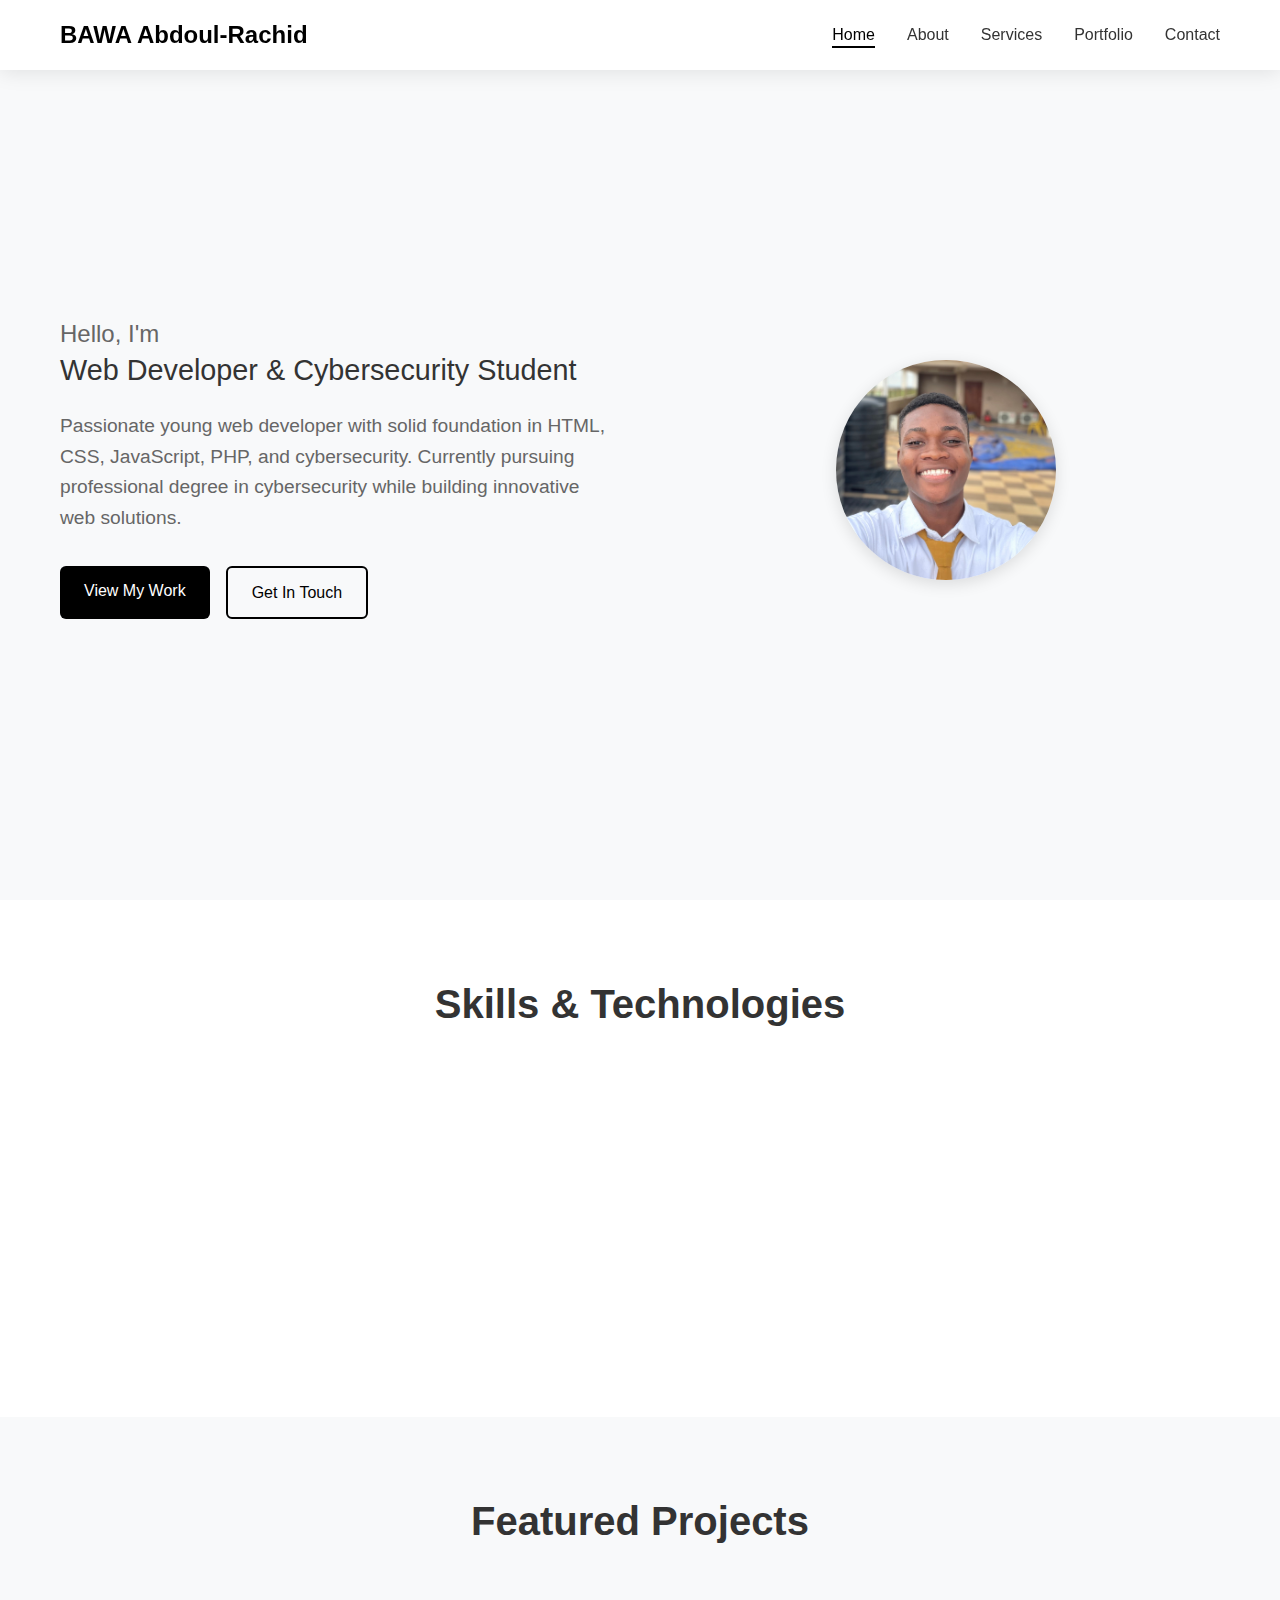
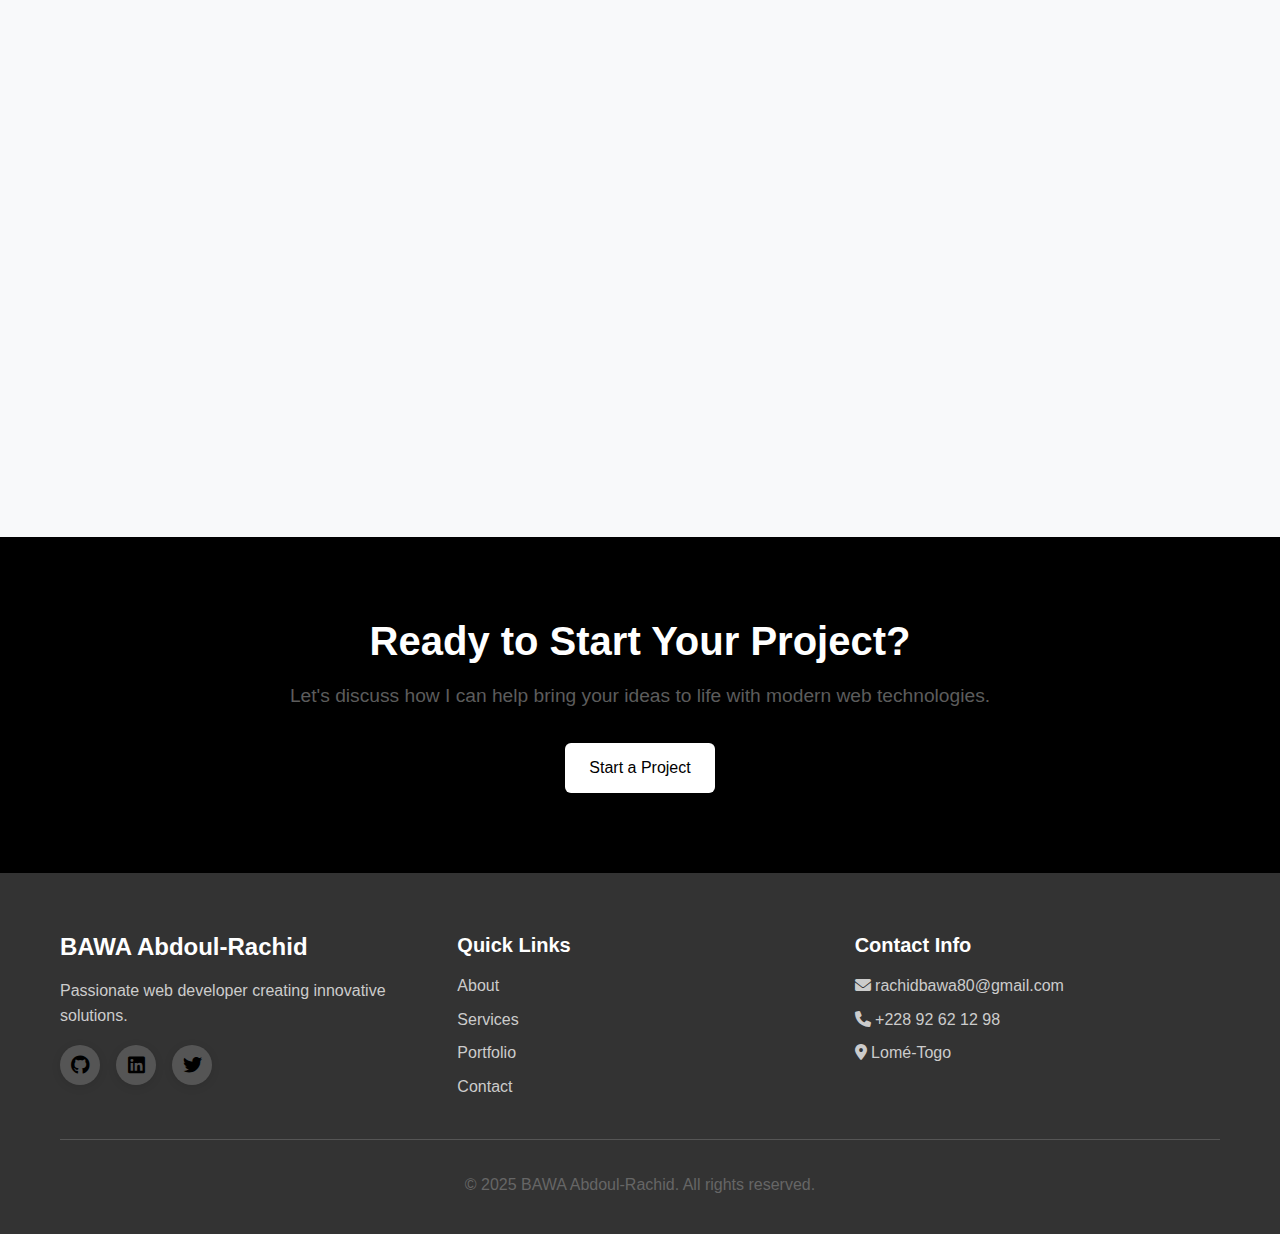
<file: index.html>
<!DOCTYPE html>
<html lang="en">
<head>
    <meta charset="UTF-8">
    <meta name="viewport" content="width=device-width, initial-scale=1.0">
    <title>BAWA Abdoul-Rachid - Web Developer Portfolio</title>
    <meta name="description" content="Passionate web developer specializing in HTML, CSS, JavaScript, PHP, and cybersecurity from Lomé-Togo">
    <link rel="stylesheet" href="css/styles.css">
    <link href="https://cdnjs.cloudflare.com/ajax/libs/font-awesome/6.0.0/css/all.min.css" rel="stylesheet">
</head>
<body>
    <!-- Header -->
    <header class="header">
        <nav class="navbar">
            <div class="nav-container">
                <div class="nav-logo">
                    <a href="index.html">BAWA Abdoul-Rachid</a>
                </div>
                <ul class="nav-menu">
                    <li class="nav-item">
                        <a href="index.html" class="nav-link active">Home</a>
                    </li>
                    <li class="nav-item">
                        <a href="about.html" class="nav-link">About</a>
                    </li>
                    <li class="nav-item">
                        <a href="services.html" class="nav-link">Services</a>
                    </li>
                    <li class="nav-item">
                        <a href="portfolio.html" class="nav-link">Portfolio</a>
                    </li>
                    <li class="nav-item">
                        <a href="contact.html" class="nav-link">Contact</a>
                    </li>
                </ul>
                <div class="hamburger">
                    <span class="bar"></span>
                    <span class="bar"></span>
                    <span class="bar"></span>
                </div>
            </div>
        </nav>
    </header>

    <!-- Main Content -->
    <main>
        <!-- Hero Section -->
        <section class="hero">
            <div class="hero-container">
                <div class="hero-content">
                    <h1 class="hero-title">
                        <span class="hero-greeting">Hello, I'm</span>
                        <span class="hero-name">BAWA Abdoul-Rachid</span>
                        <span class="hero-role">Web Developer & Cybersecurity Student</span>
                    </h1>
                    <p class="hero-description">
                        Passionate young web developer with solid foundation in HTML, CSS, JavaScript, PHP, and cybersecurity. 
                        Currently pursuing professional degree in cybersecurity while building innovative web solutions.
                    </p>
                    <div class="hero-buttons">
                        <a href="portfolio.html" class="btn btn-primary">View My Work</a>
                        <a href="contact.html" class="btn btn-secondary">Get In Touch</a>
                    </div>
                </div>
                <div class="hero-image">
                    <div class="hero-avatar" style="display: flex; justify-content: center; align-items: center; height: 100%;">
                        <img src="./assets/img/rach.jpeg" alt="Portrait of BAWA Abdoul-Rachid" style="max-width: 220px; width: 100%; height: auto; border-radius: 50%; box-shadow: 0 4px 16px rgba(0,0,0,0.12); object-fit: cover;">
                    </div>
                </div>
            </div>
        </section>

        <!-- Skills Section -->
        <section class="skills">
            <div class="container">
                <h2 class="section-title">Skills & Technologies</h2>
                <div class="skills-grid">
                    <div class="skill-card" data-skill="html">
                        <div class="skill-icon">
                            <i class="fab fa-html5"></i>
                        </div>
                        <h3>HTML/CSS</h3>
                        <p>Semantic markup and responsive design</p>
                    </div>
                    <div class="skill-card" data-skill="js">
                        <div class="skill-icon">
                            <i class="fab fa-js-square"></i>
                        </div>
                        <h3>JavaScript</h3>
                        <p>Interactive and dynamic content</p>
                    </div>
                    <div class="skill-card" data-skill="php">
                        <div class="skill-icon">
                            <i class="fab fa-php"></i>
                        </div>
                        <h3>PHP</h3>
                        <p>Backend development and server-side logic</p>
                    </div>
                    <div class="skill-card" data-skill="security">
                        <div class="skill-icon">
                            <i class="fas fa-shield-alt"></i>
                        </div>
                        <h3>Cybersecurity</h3>
                        <p>System security and ethical hacking</p>
                    </div>
                </div>
            </div>
        </section>

        <!-- Featured Projects -->
        <section class="featured-projects">
            <div class="container">
                <h2 class="section-title">Featured Projects</h2>
                <div class="projects-grid">
                    <div class="project-card">
                        <div class="project-image">
                            <div class="project-placeholder">
                                <i class="fas fa-graduation-cap"></i>
                            </div>
                        </div>
                        <div class="project-content">
                            <h3>StartuperSchool Website</h3>
                            <p>Responsive showcase website for entrepreneurs with SEO optimization and cross-browser compatibility.</p>
                            <div class="project-tech">
                                <span class="tech-tag">HTML</span>
                                <span class="tech-tag">CSS</span>
                                <span class="tech-tag">JavaScript</span>
                                <span class="tech-tag">SEO</span>
                            </div>
                            <a href="http://startuperschool.orga-africa.com/" class="project-link">View Details <i class="fas fa-arrow-right"></i></a>
                        </div>
                    </div>
                    <div class="project-card">
                        <div class="project-image">
                            <div class="project-placeholder">
                                <i class="fas fa-robot"></i>
                            </div>
                        </div>
                        <div class="project-content">
                            <h3>Alouwoé - Espace de dons</h3>
                            <p>Landing page pour presenter Alouwoé</p>
                            <div class="project-tech">
                                <span class="tech-tag">HTML</span>
                                <span class="tech-tag">Bootstrap</span>
                                <span class="tech-tag">JavaScript</span>
                            </div>
                            <a href="https://alouw.netlify.app" class="project-link">View Details <i class="fas fa-arrow-right"></i></a>
                        </div>
                    </div>
                </div>
            </div>
        </section>

        <!-- CTA Section -->
        <section class="cta">
            <div class="container">
                <div class="cta-content">
                    <h2>Ready to Start Your Project?</h2>
                    <p>Let's discuss how I can help bring your ideas to life with modern web technologies.</p>
                    <a href="contact.html" class="btn btn-primary">Start a Project</a>
                </div>
            </div>
        </section>
    </main>

    <!-- Footer -->
    <footer class="footer">
        <div class="container">
            <div class="footer-content">
                <div class="footer-section">
                    <h3>BAWA Abdoul-Rachid</h3>
                    <p>Passionate web developer creating innovative solutions.</p>
                    <div class="social-links">
                        <a href="https://github.com/Airkid29" class="social-link"><i class="fab fa-github"></i></a>
                        <a href="https://www.linkedin.com/in/abdoul-rachid-bawa-/" class="social-link"><i class="fab fa-linkedin"></i></a>
                        <a href="https://x.com/Rach__Code" class="social-link"><i class="fab fa-twitter"></i></a>
                    </div>
                </div>
                <div class="footer-section">
                    <h4>Quick Links</h4>
                    <ul>
                        <li><a href="about.html">About</a></li>
                        <li><a href="services.html">Services</a></li>
                        <li><a href="portfolio.html">Portfolio</a></li>
                        <li><a href="contact.html">Contact</a></li>
                    </ul>
                </div>
                <div class="footer-section">
                    <h4>Contact Info</h4>
                    <p><i class="fas fa-envelope"></i> rachidbawa80@gmail.com</p>
                    <p><i class="fas fa-phone"></i> +228 92 62 12 98</p>
                    <p><i class="fas fa-map-marker-alt"></i> Lomé-Togo</p>
                </div>
            </div>
            <div class="footer-bottom">
                <p>&copy; 2025 BAWA Abdoul-Rachid. All rights reserved.</p>
            </div>
        </div>
    </footer>

    <script src="js/main.js"></script>
</body>
</html>
</file>
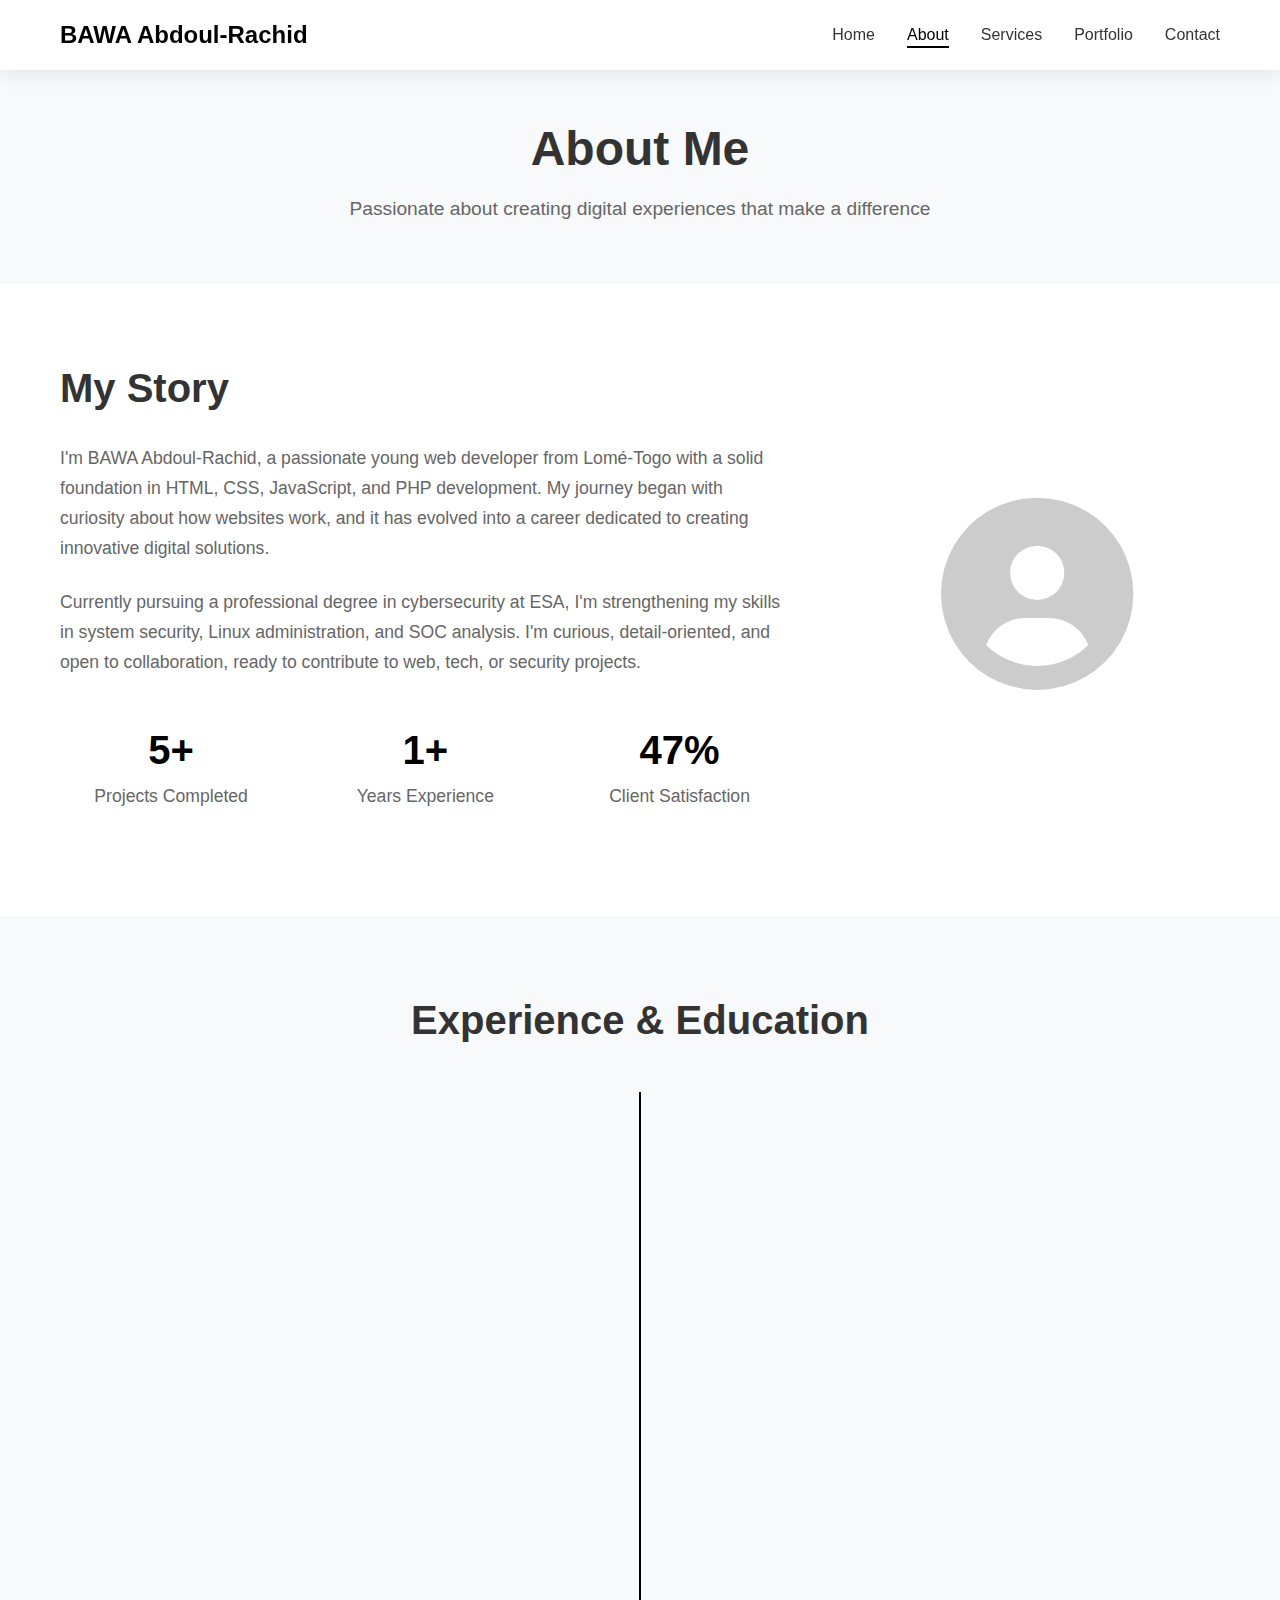
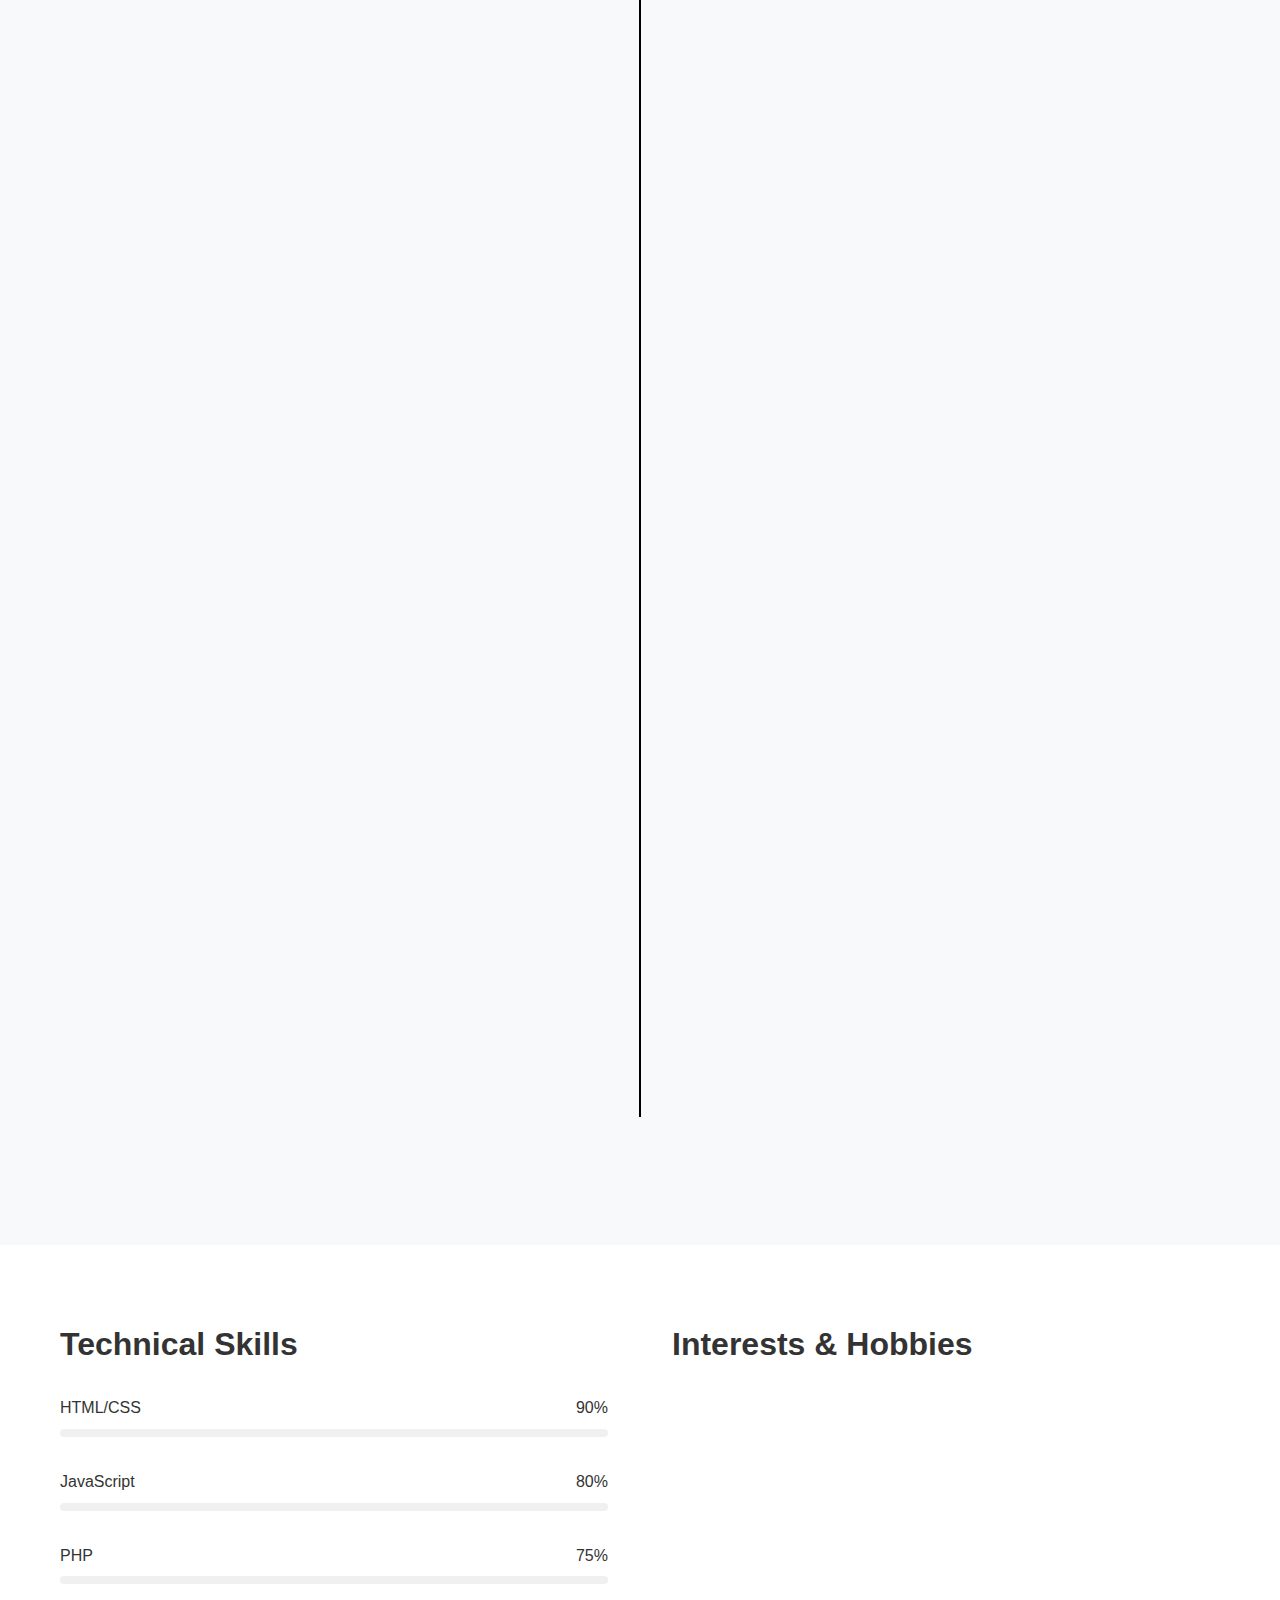
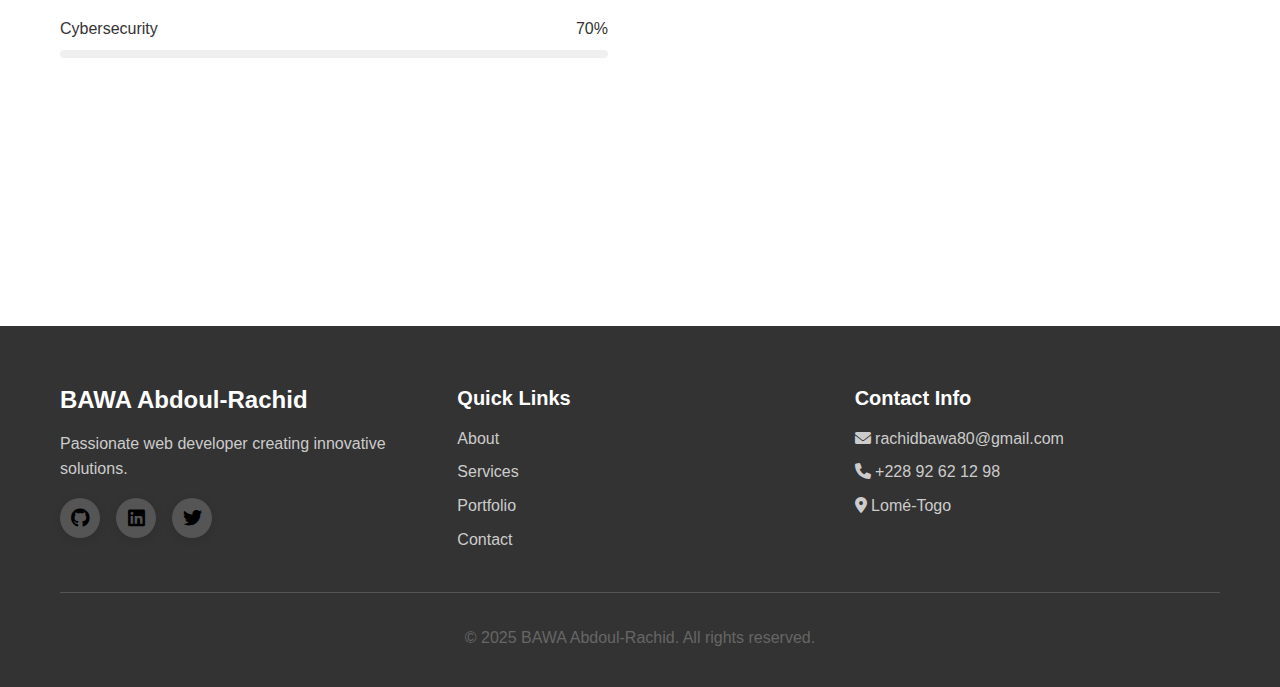
<file: about.html>
<!DOCTYPE html>
<html lang="en">
<head>
    <meta charset="UTF-8">
    <meta name="viewport" content="width=device-width, initial-scale=1.0">
    <title>About - BAWA Abdoul-Rachid</title>
    <meta name="description" content="Learn more about BAWA Abdoul-Rachid's background, experience, and passion for web development and cybersecurity">
    <link rel="stylesheet" href="css/styles.css">
    <link href="https://cdnjs.cloudflare.com/ajax/libs/font-awesome/6.0.0/css/all.min.css" rel="stylesheet">
</head>
<body>
    <!-- Header -->
    <header class="header">
        <nav class="navbar">
            <div class="nav-container">
                <div class="nav-logo">
                    <a href="index.html">BAWA Abdoul-Rachid</a>
                </div>
                <ul class="nav-menu">
                    <li class="nav-item">
                        <a href="index.html" class="nav-link">Home</a>
                    </li>
                    <li class="nav-item">
                        <a href="about.html" class="nav-link active">About</a>
                    </li>
                    <li class="nav-item">
                        <a href="services.html" class="nav-link">Services</a>
                    </li>
                    <li class="nav-item">
                        <a href="portfolio.html" class="nav-link">Portfolio</a>
                    </li>
                    <li class="nav-item">
                        <a href="contact.html" class="nav-link">Contact</a>
                    </li>
                </ul>
                <div class="hamburger">
                    <span class="bar"></span>
                    <span class="bar"></span>
                    <span class="bar"></span>
                </div>
            </div>
        </nav>
    </header>

    <!-- Main Content -->
    <main>
        <!-- Page Header -->
        <section class="page-header">
            <div class="container">
                <h1 class="page-title">About Me</h1>
                <p class="page-subtitle">Passionate about creating digital experiences that make a difference</p>
            </div>
        </section>

        <!-- About Content -->
        <section class="about-content">
            <div class="container">
                <div class="about-grid">
                    <div class="about-text">
                        <h2>My Story</h2>
                        <p>
                            I'm BAWA Abdoul-Rachid, a passionate young web developer from Lomé-Togo with a solid 
                            foundation in HTML, CSS, JavaScript, and PHP development. My journey began with curiosity 
                            about how websites work, and it has evolved into a career dedicated to creating innovative 
                            digital solutions.
                        </p>
                        <p>
                            Currently pursuing a professional degree in cybersecurity at ESA, I'm strengthening my 
                            skills in system security, Linux administration, and SOC analysis. I'm curious, detail-oriented, 
                            and open to collaboration, ready to contribute to web, tech, or security projects.
                        </p>
                        <div class="about-stats">
                            <div class="stat">
                                <h3>10+</h3>
                                <p>Projects Completed</p>
                            </div>
                            <div class="stat">
                                <h3>2+</h3>
                                <p>Years Experience</p>
                            </div>
                            <div class="stat">
                                <h3>100%</h3>
                                <p>Client Satisfaction</p>
                            </div>
                        </div>
                    </div>
                    <div class="about-image">
                        <div class="about-avatar">
                            <i class="fas fa-user-circle"></i>
                        </div>
                    </div>
                </div>
            </div>
        </section>

        <!-- Experience Timeline -->
        <section class="experience">
            <div class="container">
                <h2 class="section-title">Experience & Education</h2>
                <div class="timeline">
                    <div class="timeline-item">
                        <div class="timeline-marker"></div>
                        <div class="timeline-content">
                            <h3>Web Developer</h3>
                            <h4>OrgaAfrica</h4>
                            <span class="timeline-date">July 2025 - Present</span>
                            <p>Designing ergonomic mockups and developing responsive websites with SEO optimization for entrepreneurs.</p>
                        </div>
                    </div>
                    <div class="timeline-item">
                        <div class="timeline-marker"></div>
                        <div class="timeline-content">
                            <h3>Web Designer & Front-End Developer</h3>
                            <h4>Freelance</h4>
                            <span class="timeline-date">January 2025 - Present</span>
                            <p>Building responsive web interfaces and creating marketing visuals for various clients and personal projects.</p>
                        </div>
                    </div>
                    <div class="timeline-item">
                        <div class="timeline-marker"></div>
                        <div class="timeline-content">
                            <h3>Bachelor's Degree in Cybersecurity</h3>
                            <h4>Ecole Supérieure des Affaires (ESA)</h4>
                            <span class="timeline-date">2025 - Present</span>
                            <p>Pursuing professional degree in cybersecurity with focus on system security, Linux administration, and SOC analysis.</p>
                        </div>
                    </div>
                    <div class="timeline-item">
                        <div class="timeline-marker"></div>
                        <div class="timeline-content">
                            <h3>Mobile & Web Development</h3>
                            <h4>Power Learn Project</h4>
                            <span class="timeline-date">July 2025 - Present</span>
                            <p>Learning mobile and web development technologies and frameworks for cross-platform applications.</p>
                        </div>
                    </div>
                    <div class="timeline-item">
                        <div class="timeline-marker"></div>
                        <div class="timeline-content">
                            <h3>Baccalaureat Serie D</h3>
                            <h4>CPL "The Wise"</h4>
                            <span class="timeline-date">2023</span>
                            <p>Completed high school education with focus on science and mathematics.</p>
                        </div>
                    </div>
                </div>
            </div>
        </section>

        <!-- Skills & Interests -->
        <section class="skills-interests">
            <div class="container">
                <div class="skills-interests-grid">
                    <div class="skills-section">
                        <h2>Technical Skills</h2>
                        <div class="skill-bars">
                            <div class="skill-bar">
                                <div class="skill-label">
                                    <span>HTML/CSS</span>
                                    <span>90%</span>
                                </div>
                                <div class="skill-progress">
                                    <div class="skill-fill" data-width="90%"></div>
                                </div>
                            </div>
                            <div class="skill-bar">
                                <div class="skill-label">
                                    <span>JavaScript</span>
                                    <span>80%</span>
                                </div>
                                <div class="skill-progress">
                                    <div class="skill-fill" data-width="80%"></div>
                                </div>
                            </div>
                            <div class="skill-bar">
                                <div class="skill-label">
                                    <span>PHP</span>
                                    <span>75%</span>
                                </div>
                                <div class="skill-progress">
                                    <div class="skill-fill" data-width="75%"></div>
                                </div>
                            </div>
                            <div class="skill-bar">
                                <div class="skill-label">
                                    <span>Cybersecurity</span>
                                    <span>70%</span>
                                </div>
                                <div class="skill-progress">
                                    <div class="skill-fill" data-width="70%"></div>
                                </div>
                            </div>
                        </div>
                    </div>
                    <div class="interests-section">
                        <h2>Interests & Hobbies</h2>
                        <div class="interests-grid">
                            <div class="interest-item">
                                <i class="fas fa-code"></i>
                                <h4>Web Development</h4>
                                <p>Creating responsive websites and web applications using modern technologies.</p>
                            </div>
                            <div class="interest-item">
                                <i class="fas fa-shield-alt"></i>
                                <h4>Cybersecurity</h4>
                                <p>Learning system security, ethical hacking, and network analysis techniques.</p>
                            </div>
                            <div class="interest-item">
                                <i class="fas fa-mobile-alt"></i>
                                <h4>Mobile Development</h4>
                                <p>Exploring mobile app development and cross-platform solutions.</p>
                            </div>
                            <div class="interest-item">
                                <i class="fas fa-users"></i>
                                <h4>Collaboration</h4>
                                <p>Working in teams and contributing to open source projects.</p>
                            </div>
                        </div>
                    </div>
                </div>
            </div>
        </section>
    </main>

    <!-- Footer -->
    <footer class="footer">
        <div class="container">
            <div class="footer-content">
                <div class="footer-section">
                    <h3>BAWA Abdoul-Rachid</h3>
                    <p>Passionate web developer creating innovative solutions.</p>
                    <div class="social-links">
                        <a href="https://github.com/Airkid29" class="social-link"><i class="fab fa-github"></i></a>
                        <a href="https://www.linkedin.com/in/abdoul-rachid-bawa-/" class="social-link"><i class="fab fa-linkedin"></i></a>
                        <a href="https://x.com/Rach__Code" class="social-link"><i class="fab fa-twitter"></i></a>
                    </div>
                </div>
                <div class="footer-section">
                    <h4>Quick Links</h4>
                    <ul>
                        <li><a href="about.html">About</a></li>
                        <li><a href="services.html">Services</a></li>
                        <li><a href="portfolio.html">Portfolio</a></li>
                        <li><a href="contact.html">Contact</a></li>
                    </ul>
                </div>
                <div class="footer-section">
                    <h4>Contact Info</h4>
                    <p><i class="fas fa-envelope"></i> rachidbawa80@gmail.com</p>
                    <p><i class="fas fa-phone"></i> +228 92 62 12 98</p>
                    <p><i class="fas fa-map-marker-alt"></i> Lomé-Togo</p>
                </div>
            </div>
            <div class="footer-bottom">
                <p>&copy; 2025 BAWA Abdoul-Rachid. All rights reserved.</p>
            </div>
        </div>
    </footer>

    <script src="js/main.js"></script>
</body>
</html>
</file>
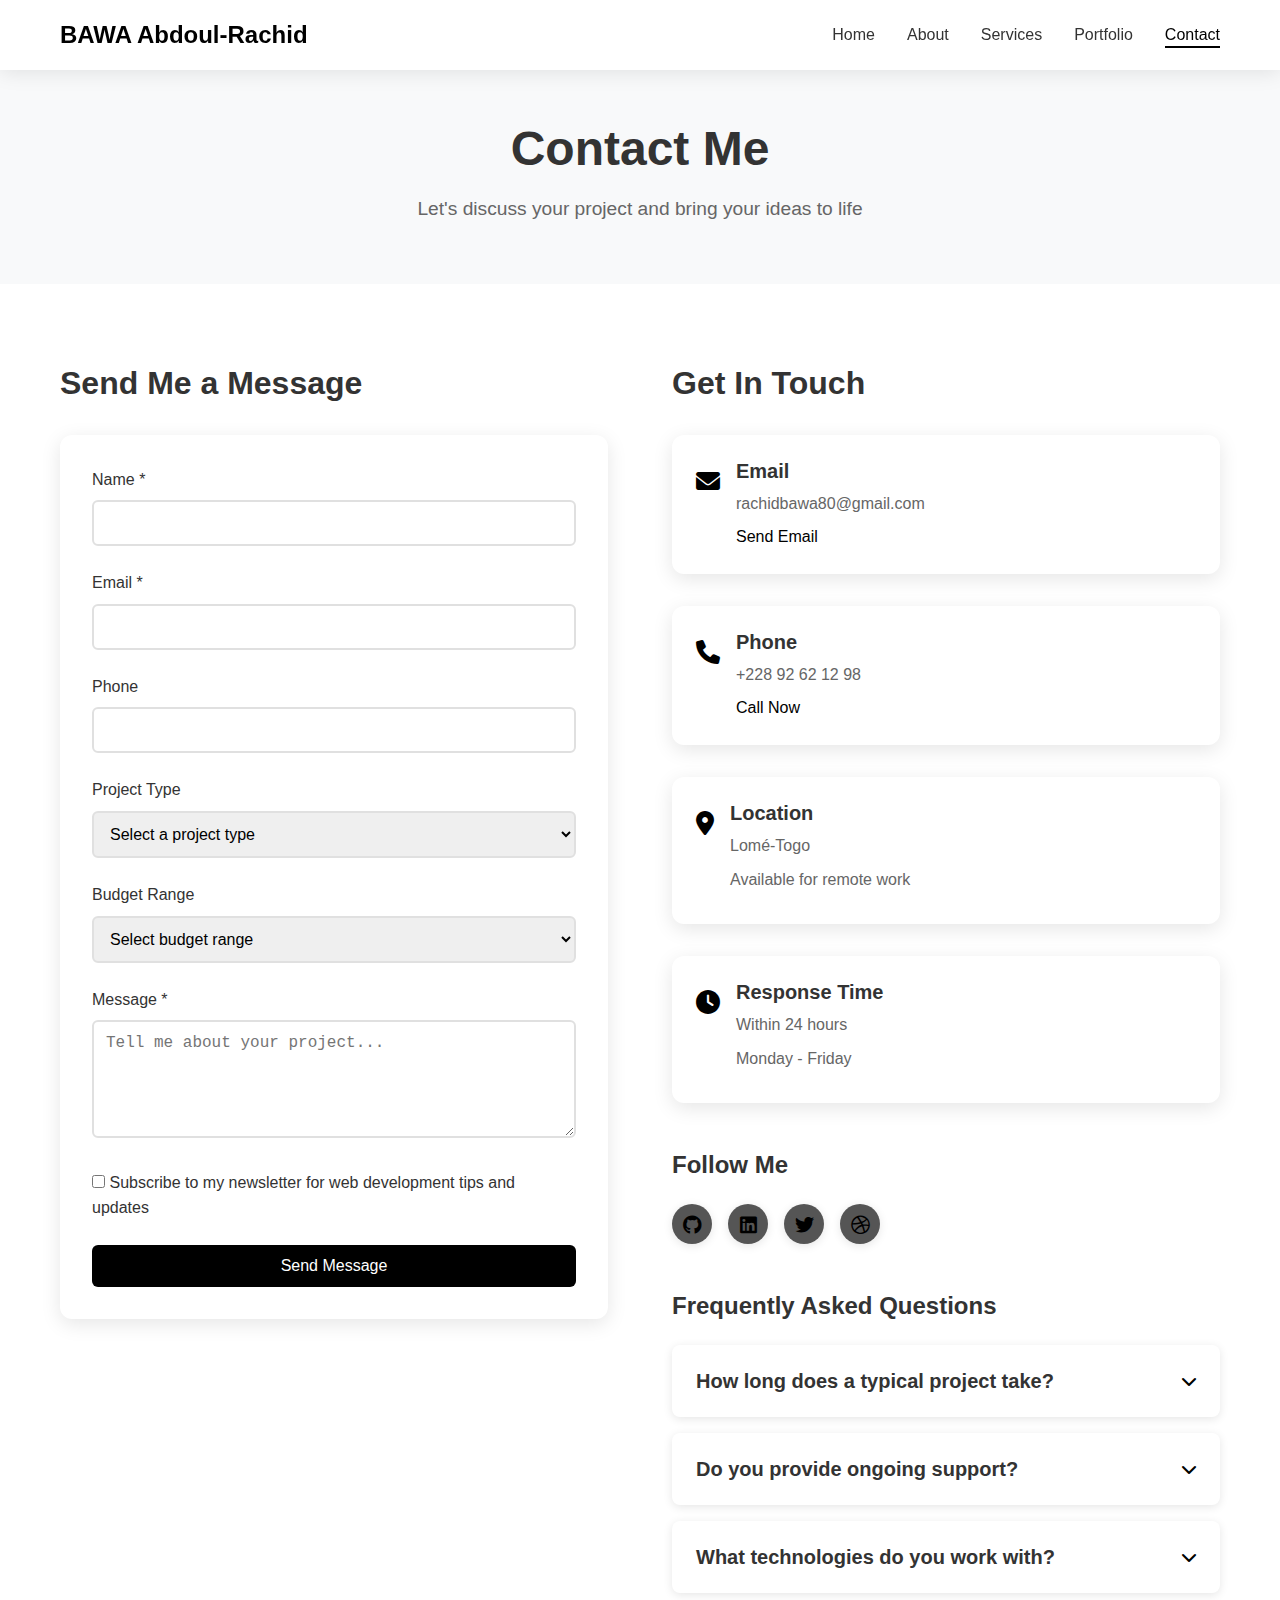
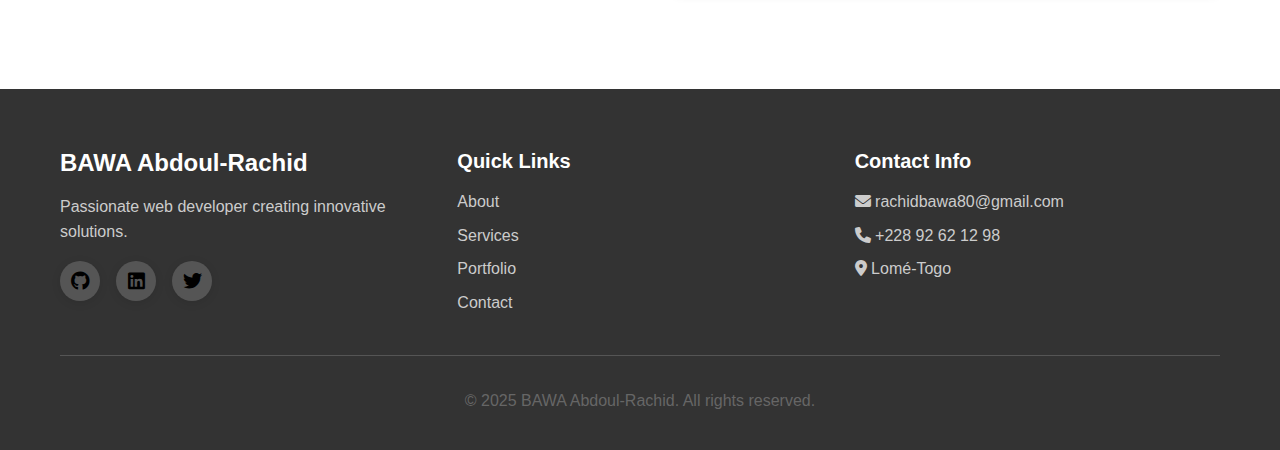
<file: contact.html>
<!DOCTYPE html>
<html lang="en">
<head>
    <meta charset="UTF-8">
    <meta name="viewport" content="width=device-width, initial-scale=1.0">
    <title>Contact - BAWA Abdoul-Rachid</title>
    <meta name="description" content="Get in touch with BAWA Abdoul-Rachid for your web development project. Contact form and information available.">
    <link rel="stylesheet" href="css/styles.css">
    <link href="https://cdnjs.cloudflare.com/ajax/libs/font-awesome/6.0.0/css/all.min.css" rel="stylesheet">
</head>
<body>
    <!-- Header -->
    <header class="header">
        <nav class="navbar">
            <div class="nav-container">
                <div class="nav-logo">
                    <a href="index.html">BAWA Abdoul-Rachid</a>
                </div>
                <ul class="nav-menu">
                    <li class="nav-item">
                        <a href="index.html" class="nav-link">Home</a>
                    </li>
                    <li class="nav-item">
                        <a href="about.html" class="nav-link">About</a>
                    </li>
                    <li class="nav-item">
                        <a href="services.html" class="nav-link">Services</a>
                    </li>
                    <li class="nav-item">
                        <a href="portfolio.html" class="nav-link">Portfolio</a>
                    </li>
                    <li class="nav-item">
                        <a href="contact.html" class="nav-link active">Contact</a>
                    </li>
                </ul>
                <div class="hamburger">
                    <span class="bar"></span>
                    <span class="bar"></span>
                    <span class="bar"></span>
                </div>
            </div>
        </nav>
    </header>

    <!-- Main Content -->
    <main>
        <!-- Page Header -->
        <section class="page-header">
            <div class="container">
                <h1 class="page-title">Contact Me</h1>
                <p class="page-subtitle">Let's discuss your project and bring your ideas to life</p>
            </div>
        </section>

        <!-- Contact Content -->
        <section class="contact-content">
            <div class="container">
                <div class="contact-grid">
                    <!-- Contact Form -->
                    <div class="contact-form-section">
                        <h2>Send Me a Message</h2>
                        <form class="contact-form" id="contactForm">
                            <div class="form-group">
                                <label for="name">Name *</label>
                                <input type="text" id="name" name="name" required>
                                <span class="error-message" id="nameError"></span>
                            </div>
                            <div class="form-group">
                                <label for="email">Email *</label>
                                <input type="email" id="email" name="email" required>
                                <span class="error-message" id="emailError"></span>
                            </div>
                            <div class="form-group">
                                <label for="phone">Phone</label>
                                <input type="tel" id="phone" name="phone">
                            </div>
                            <div class="form-group">
                                <label for="project-type">Project Type</label>
                                <select id="project-type" name="project-type">
                                    <option value="">Select a project type</option>
                                    <option value="website">Website Development</option>
                                    <option value="ecommerce">E-Commerce</option>
                                    <option value="webapp">Web Application</option>
                                    <option value="maintenance">Maintenance & Support</option>
                                    <option value="consultation">Consultation</option>
                                </select>
                            </div>
                            <div class="form-group">
                                <label for="budget">Budget Range</label>
                                <select id="budget" name="budget">
                                    <option value="">Select budget range</option>
                                    <option value="under-2k">Under $2,000</option>
                                    <option value="2k-5k">$2,000 - $5,000</option>
                                    <option value="5k-10k">$5,000 - $10,000</option>
                                    <option value="over-10k">Over $10,000</option>
                                </select>
                            </div>
                            <div class="form-group">
                                <label for="message">Message *</label>
                                <textarea id="message" name="message" rows="5" required placeholder="Tell me about your project..."></textarea>
                                <span class="error-message" id="messageError"></span>
                            </div>
                            <div class="form-group">
                                <label class="checkbox-label">
                                    <input type="checkbox" id="newsletter" name="newsletter">
                                    <span class="checkmark"></span>
                                    Subscribe to my newsletter for web development tips and updates
                                </label>
                            </div>
                            <button type="submit" class="btn btn-primary btn-full">Send Message</button>
                        </form>
                        <div class="form-success" id="formSuccess" style="display: none;">
                            <i class="fas fa-check-circle"></i>
                            <h3>Message Sent Successfully!</h3>
                            <p>Thank you for your message. I'll get back to you within 24 hours.</p>
                        </div>
                    </div>

                    <!-- Contact Info -->
                    <div class="contact-info-section">
                        <h2>Get In Touch</h2>
                        <div class="contact-info">
                            <div class="contact-item">
                                <div class="contact-icon">
                                    <i class="fas fa-envelope"></i>
                                </div>
                                <div class="contact-details">
                                    <h4>Email</h4>
                                    <p>rachidbawa80@gmail.com</p>
                                    <a href="mailto:rachidbawa80@gmail.com">Send Email</a>
                                </div>
                            </div>
                            <div class="contact-item">
                                <div class="contact-icon">
                                    <i class="fas fa-phone"></i>
                                </div>
                                <div class="contact-details">
                                    <h4>Phone</h4>
                                    <p>+228 92 62 12 98</p>
                                    <a href="tel:+22892621298">Call Now</a>
                                </div>
                            </div>
                            <div class="contact-item">
                                <div class="contact-icon">
                                    <i class="fas fa-map-marker-alt"></i>
                                </div>
                                <div class="contact-details">
                                    <h4>Location</h4>
                                    <p>Lomé-Togo</p>
                                    <p>Available for remote work</p>
                                </div>
                            </div>
                            <div class="contact-item">
                                <div class="contact-icon">
                                    <i class="fas fa-clock"></i>
                                </div>
                                <div class="contact-details">
                                    <h4>Response Time</h4>
                                    <p>Within 24 hours</p>
                                    <p>Monday - Friday</p>
                                </div>
                            </div>
                        </div>

                        <!-- Social Links -->
                        <div class="social-section">
                            <h3>Follow Me</h3>
                            <div class="social-links">
                                <a href="#" class="social-link">
                                    <i class="fab fa-github"></i>
                                </a>
                                <a href="#" class="social-link">
                                    <i class="fab fa-linkedin"></i>
                                </a>
                                <a href="#" class="social-link">
                                    <i class="fab fa-twitter"></i>
                                </a>
                                <a href="#" class="social-link">
                                    <i class="fab fa-dribbble"></i>
                                </a>
                            </div>
                        </div>

                        <!-- FAQ Section -->
                        <div class="faq-section">
                            <h3>Frequently Asked Questions</h3>
                            <div class="faq-item">
                                <div class="faq-question">
                                    <h4>How long does a typical project take?</h4>
                                    <i class="fas fa-chevron-down"></i>
                                </div>
                                <div class="faq-answer">
                                    <p>Project timelines vary based on complexity. A simple website typically takes 2-4 weeks, while complex web applications can take 2-6 months.</p>
                                </div>
                            </div>
                            <div class="faq-item">
                                <div class="faq-question">
                                    <h4>Do you provide ongoing support?</h4>
                                    <i class="fas fa-chevron-down"></i>
                                </div>
                                <div class="faq-answer">
                                    <p>Yes! I offer maintenance packages and ongoing support to keep your website running smoothly and securely.</p>
                                </div>
                            </div>
                            <div class="faq-item">
                                <div class="faq-question">
                                    <h4>What technologies do you work with?</h4>
                                    <i class="fas fa-chevron-down"></i>
                                </div>
                                <div class="faq-answer">
                                    <p>I work with modern web technologies including HTML5, CSS3, JavaScript, React, Node.js, and various databases and APIs.</p>
                                </div>
                            </div>
                        </div>
                    </div>
                </div>
            </div>
        </section>
    </main>

    <!-- Footer -->
    <footer class="footer">
        <div class="container">
            <div class="footer-content">
                <div class="footer-section">
                    <h3>BAWA Abdoul-Rachid</h3>
                    <p>Passionate web developer creating innovative solutions.</p>
                    <div class="social-links">
                        <a href="https://github.com/Airkid29" class="social-link"><i class="fab fa-github"></i></a>
                        <a href="https://www.linkedin.com/in/abdoul-rachid-bawa-/" class="social-link"><i class="fab fa-linkedin"></i></a>
                        <a href="https://x.com/Rach__Code" class="social-link"><i class="fab fa-twitter"></i></a>
                    </div>
                </div>
                <div class="footer-section">
                    <h4>Quick Links</h4>
                    <ul>
                        <li><a href="about.html">About</a></li>
                        <li><a href="services.html">Services</a></li>
                        <li><a href="portfolio.html">Portfolio</a></li>
                        <li><a href="contact.html">Contact</a></li>
                    </ul>
                </div>
                <div class="footer-section">
                    <h4>Contact Info</h4>
                    <p><i class="fas fa-envelope"></i> rachidbawa80@gmail.com</p>
                    <p><i class="fas fa-phone"></i> +228 92 62 12 98</p>
                    <p><i class="fas fa-map-marker-alt"></i> Lomé-Togo</p>
                </div>
            </div>
            <div class="footer-bottom">
                <p>&copy; 2025 BAWA Abdoul-Rachid. All rights reserved.</p>
            </div>
        </div>
    </footer>
    <script src="js/main.js"></script>
</body>
</html>
</file>
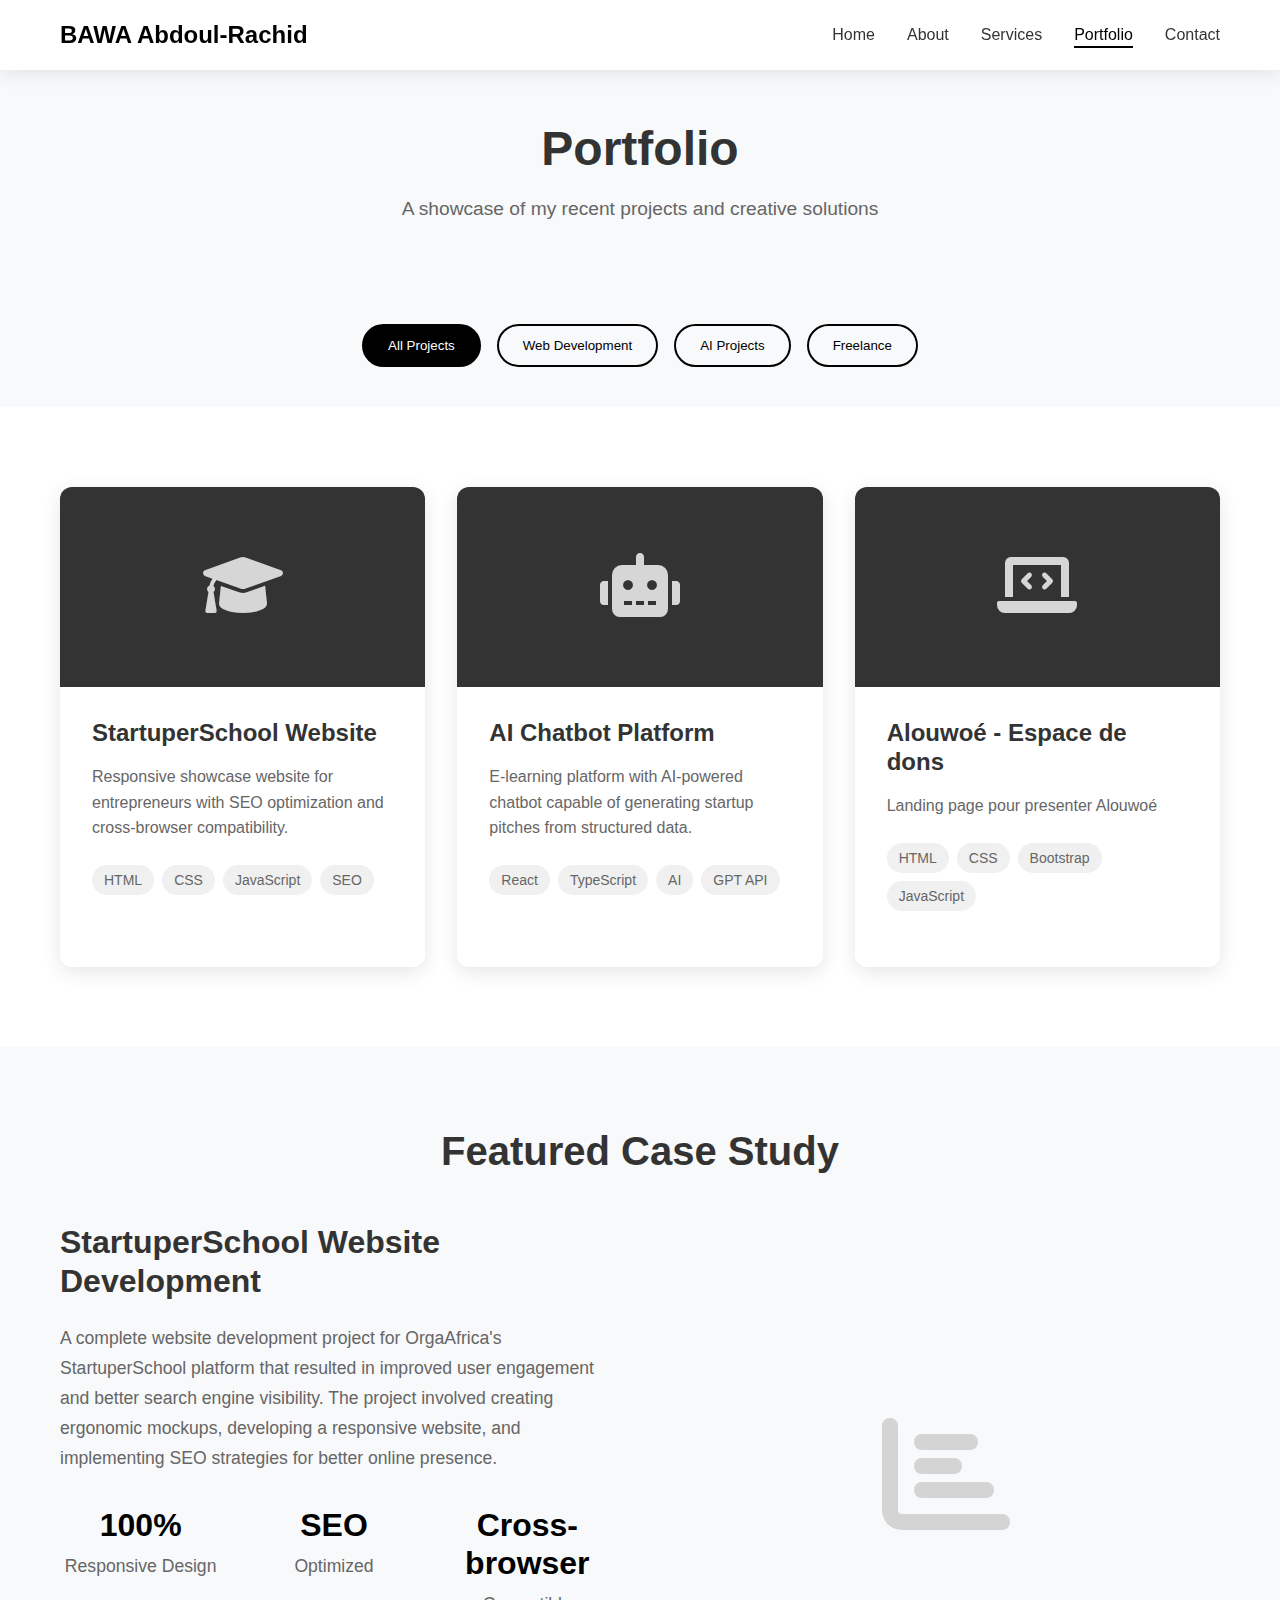
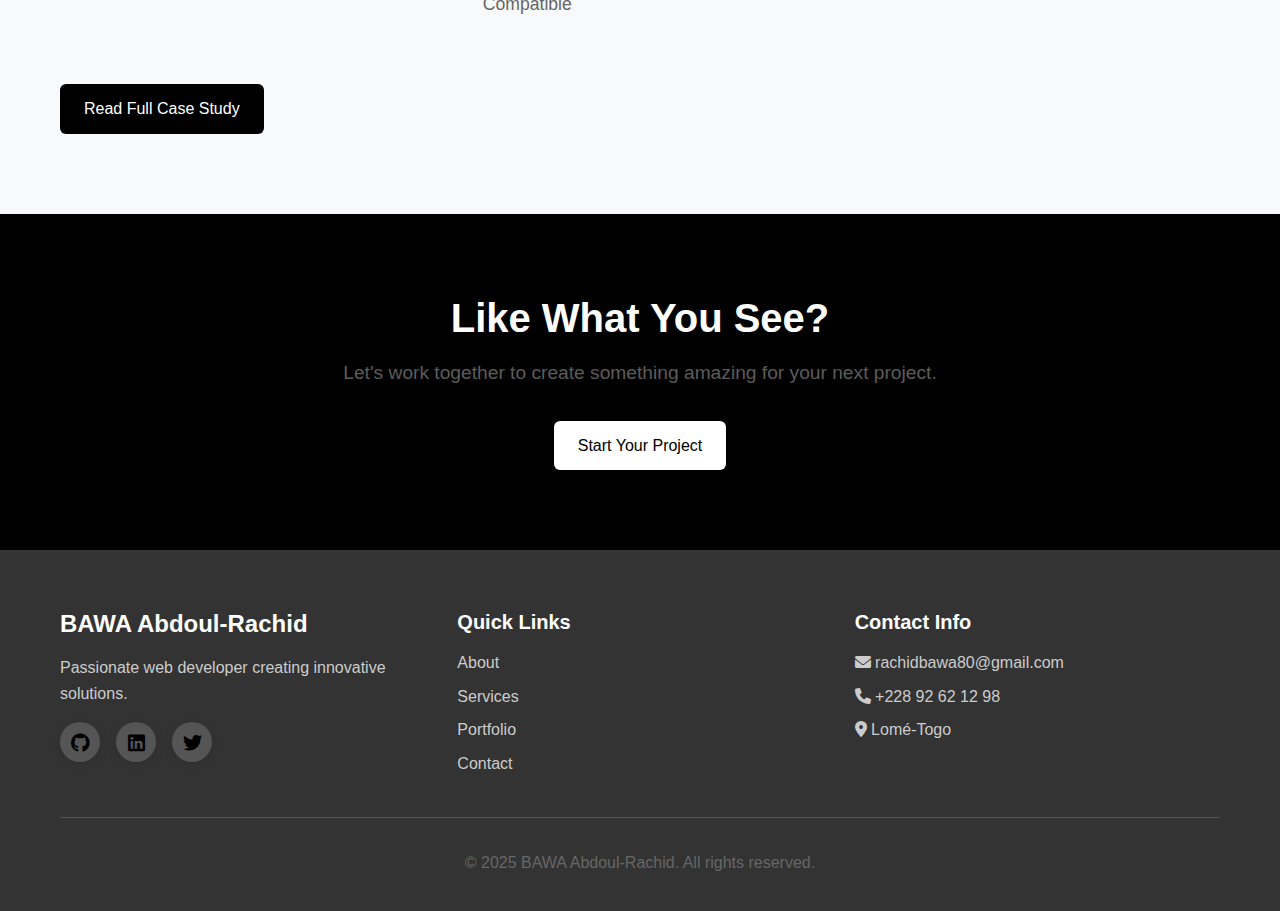
<file: portfolio.html>
<!DOCTYPE html>
<html lang="en">
<head>
    <meta charset="UTF-8">
    <meta name="viewport" content="width=device-width, initial-scale=1.0">
    <title>Portfolio - BAWA Abdoul-Rachid</title>
    <meta name="description" content="Explore BAWA Abdoul-Rachid's portfolio of web development projects and case studies">
    <link rel="stylesheet" href="css/styles.css">
    <link href="https://cdnjs.cloudflare.com/ajax/libs/font-awesome/6.0.0/css/all.min.css" rel="stylesheet">
</head>
<body>
    <!-- Header -->
    <header class="header">
        <nav class="navbar">
            <div class="nav-container">
                <div class="nav-logo">
                    <a href="index.html">BAWA Abdoul-Rachid</a>
                </div>
                <ul class="nav-menu">
                    <li class="nav-item">
                        <a href="index.html" class="nav-link">Home</a>
                    </li>
                    <li class="nav-item">
                        <a href="about.html" class="nav-link">About</a>
                    </li>
                    <li class="nav-item">
                        <a href="services.html" class="nav-link">Services</a>
                    </li>
                    <li class="nav-item">
                        <a href="portfolio.html" class="nav-link active">Portfolio</a>
                    </li>
                    <li class="nav-item">
                        <a href="contact.html" class="nav-link">Contact</a>
                    </li>
                </ul>
                <div class="hamburger">
                    <span class="bar"></span>
                    <span class="bar"></span>
                    <span class="bar"></span>
                </div>
            </div>
        </nav>
    </header>

    <!-- Main Content -->
    <main>
        <!-- Page Header -->
        <section class="page-header">
            <div class="container">
                <h1 class="page-title">Portfolio</h1>
                <p class="page-subtitle">A showcase of my recent projects and creative solutions</p>
            </div>
        </section>

        <!-- Portfolio Filter -->
        <section class="portfolio-filter">
            <div class="container">
                <div class="filter-buttons">
                    <button class="filter-btn active" data-filter="all">All Projects</button>
                    <button class="filter-btn" data-filter="web">Web Development</button>
                    <button class="filter-btn" data-filter="ai">AI Projects</button>
                    <button class="filter-btn" data-filter="freelance">Freelance</button>
                </div>
            </div>
        </section>

        <!-- Portfolio Grid -->
        <section class="portfolio-grid">
            <div class="container">
                <div class="projects-container">
                    <div class="project-item" data-category="web">
                        <div class="project-image">
                            <div class="project-placeholder">
                                <i class="fas fa-graduation-cap"></i>
                            </div>
                            <div class="project-overlay">
                                <div class="project-actions">
                                    <a href="#" class="project-link"><i class="fas fa-external-link-alt"></i></a>
                                    <a href="#" class="project-github"><i class="fab fa-github"></i></a>
                                </div>
                            </div>
                        </div>
                        <div class="project-info">
                            <h3>StartuperSchool Website</h3>
                            <p>Responsive showcase website for entrepreneurs with SEO optimization and cross-browser compatibility.</p>
                            <div class="project-tech">
                                <span class="tech-tag">HTML</span>
                                <span class="tech-tag">CSS</span>
                                <span class="tech-tag">JavaScript</span>
                                <span class="tech-tag">SEO</span>
                            </div>
                        </div>
                    </div>

                    <div class="project-item" data-category="ai">
                        <div class="project-image">
                            <div class="project-placeholder">
                                <i class="fas fa-robot"></i>
                            </div>
                            <div class="project-overlay">
                                <div class="project-actions">
                                    <a href="#" class="project-link"><i class="fas fa-external-link-alt"></i></a>
                                    <a href="https://github.com/codingtaker/Assistant_IA" class="project-github"><i class="fab fa-github"></i></a>
                                </div>
                            </div>
                        </div>
                        <div class="project-info">
                            <h3>AI Chatbot Platform</h3>
                            <p>E-learning platform with AI-powered chatbot capable of generating startup pitches from structured data.</p>
                            <div class="project-tech">
                                <span class="tech-tag">React</span>
                                <span class="tech-tag">TypeScript</span>
                                <span class="tech-tag">AI</span>
                                <span class="tech-tag">GPT API</span>
                            </div>
                        </div>
                    </div>
                    <div class="project-item" data-category="web">
                        <div class="project-image">
                            <div class="project-placeholder">
                                <i class="fas fa-laptop-code"></i>
                            </div>
                            <div class="project-overlay">
                                <div class="project-actions">
                                    <a href="#" class="project-link"><i class="fas fa-external-link-alt"></i></a>
                                    <a href="#" class="project-github"><i class="fab fa-github"></i></a>
                                </div>
                            </div>
                        </div>
                        <div class="project-info">
                            <h3>Alouwoé - Espace de dons</h3>
                            <p>Landing page pour presenter Alouwoé</p>
                            <div class="project-tech">
                                <span class="tech-tag">HTML</span>
                                <span class="tech-tag">CSS</span>
                                <span class="tech-tag">Bootstrap</span>
                                <span class="tech-tag">JavaScript</span>
                            </div>
                        </div>
                    </div>
                    </div>
                    </div>
                </div>
            </div>
        </section>

        <!-- Case Study Preview -->
        <section class="case-study">
            <div class="container">
                <h2 class="section-title">Featured Case Study</h2>
                <div class="case-study-content">
                    <div class="case-study-text">
                        <h3>StartuperSchool Website Development</h3>
                        <p>
                            A complete website development project for OrgaAfrica's StartuperSchool platform that resulted in 
                            improved user engagement and better search engine visibility. The project involved creating ergonomic 
                            mockups, developing a responsive website, and implementing SEO strategies for better online presence.
                        </p>
                        <div class="case-study-stats">
                            <div class="stat">
                                <h4>100%</h4>
                                <p>Responsive Design</p>
                            </div>
                            <div class="stat">
                                <h4>SEO</h4>
                                <p>Optimized</p>
                            </div>
                            <div class="stat">
                                <h4>Cross-browser</h4>
                                <p>Compatible</p>
                            </div>
                        </div>
                        <a href="#" class="btn btn-primary">Read Full Case Study</a>
                    </div>
                    <div class="case-study-image">
                        <div class="case-study-placeholder">
                            <i class="fas fa-chart-bar"></i>
                        </div>
                    </div>
                </div>
            </div>
        </section>

        <!-- CTA Section -->
        <section class="cta">
            <div class="container">
                <div class="cta-content">
                    <h2>Like What You See?</h2>
                    <p>Let's work together to create something amazing for your next project.</p>
                    <a href="contact.html" class="btn btn-primary">Start Your Project</a>
                </div>
            </div>
        </section>
    </main>

    <!-- Footer -->
    <footer class="footer">
        <div class="container">
            <div class="footer-content">
                <div class="footer-section">
                    <h3>BAWA Abdoul-Rachid</h3>
                    <p>Passionate web developer creating innovative solutions.</p>
                    <div class="social-links">
                        <a href="https://github.com/Airkid29" class="social-link"><i class="fab fa-github"></i></a>
                        <a href="https://www.linkedin.com/in/abdoul-rachid-bawa-/" class="social-link"><i class="fab fa-linkedin"></i></a>
                        <a href="https://x.com/Rach__Code" class="social-link"><i class="fab fa-twitter"></i></a>
                    </div>
                </div>
                <div class="footer-section">
                    <h4>Quick Links</h4>
                    <ul>
                        <li><a href="about.html">About</a></li>
                        <li><a href="services.html">Services</a></li>
                        <li><a href="portfolio.html">Portfolio</a></li>
                        <li><a href="contact.html">Contact</a></li>
                    </ul>
                </div>
                <div class="footer-section">
                    <h4>Contact Info</h4>
                    <p><i class="fas fa-envelope"></i> rachidbawa80@gmail.com</p>
                    <p><i class="fas fa-phone"></i> +228 92 62 12 98</p>
                    <p><i class="fas fa-map-marker-alt"></i> Lomé-Togo</p>
                </div>
            </div>
            <div class="footer-bottom">
                <p>&copy; 2025 BAWA Abdoul-Rachid. All rights reserved.</p>
            </div>
        </div>
    </footer>

    <script src="js/main.js"></script>
</body>
</html>
</file>
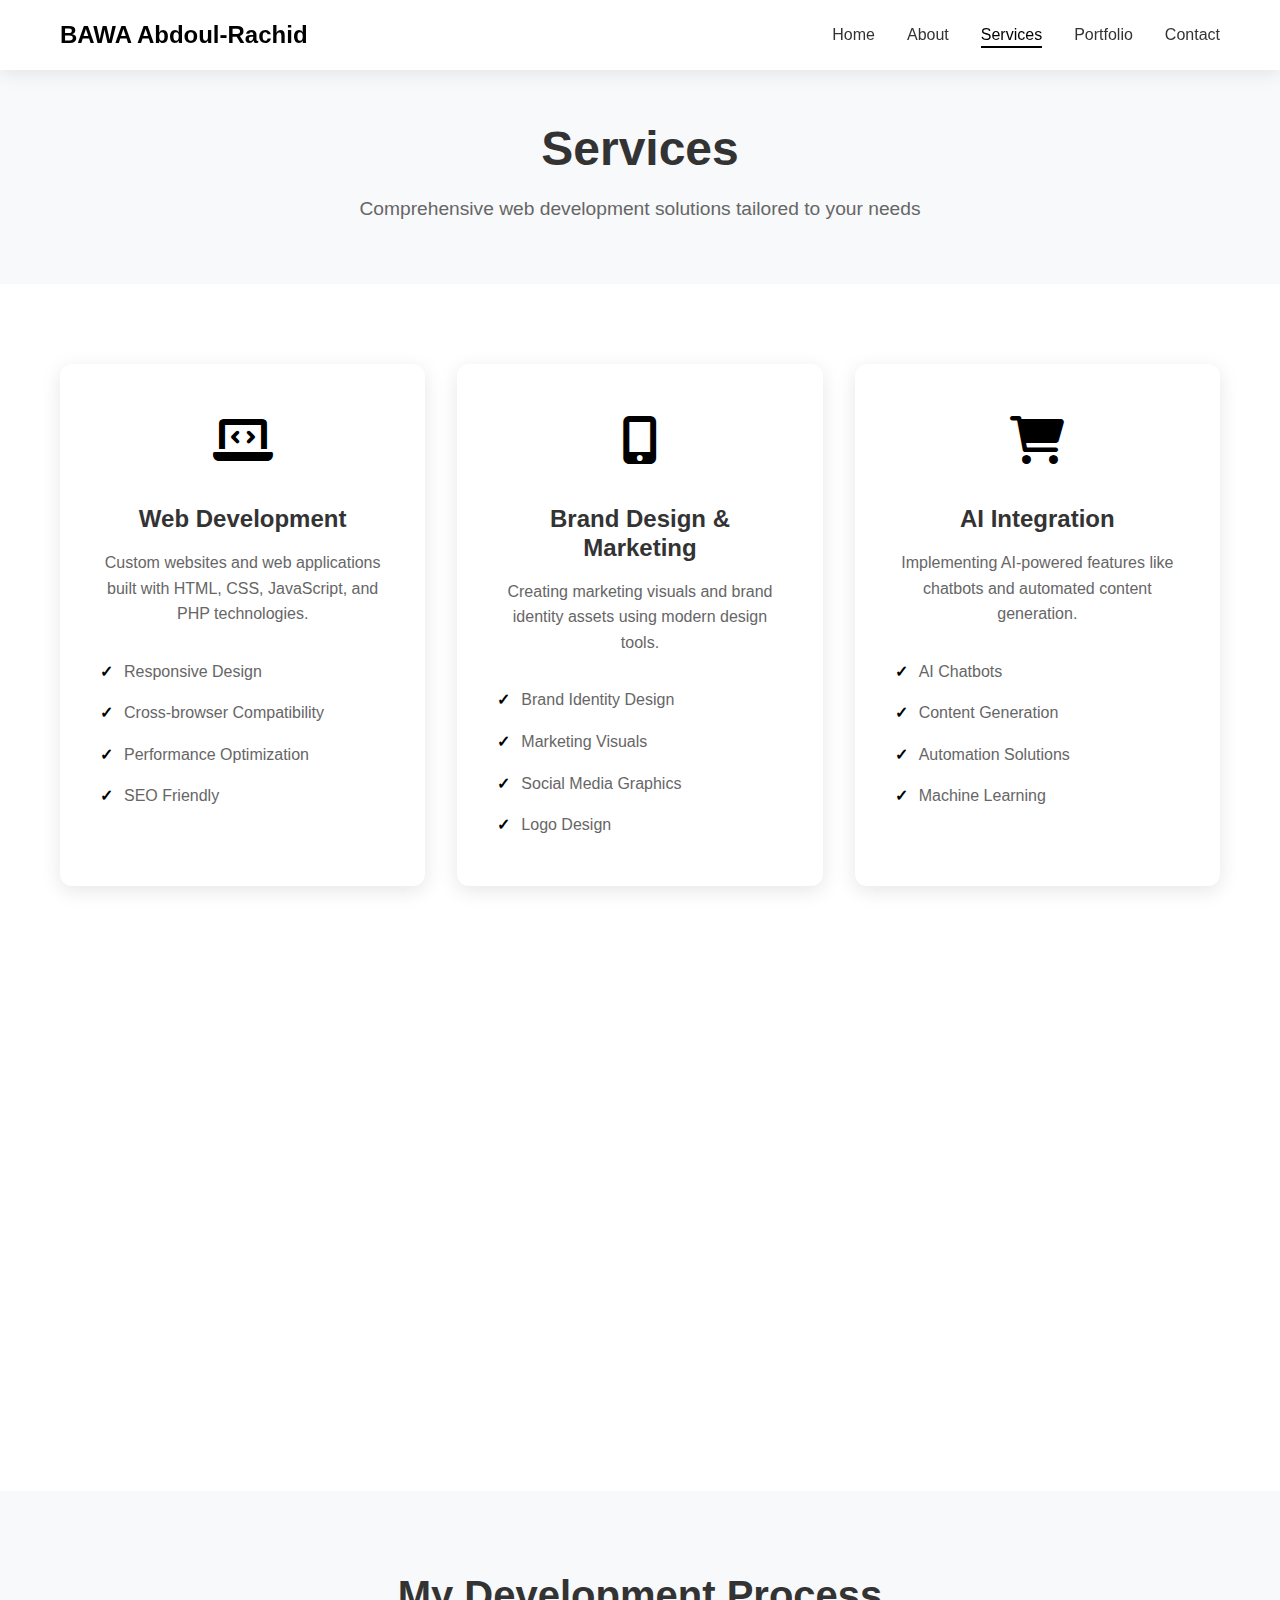
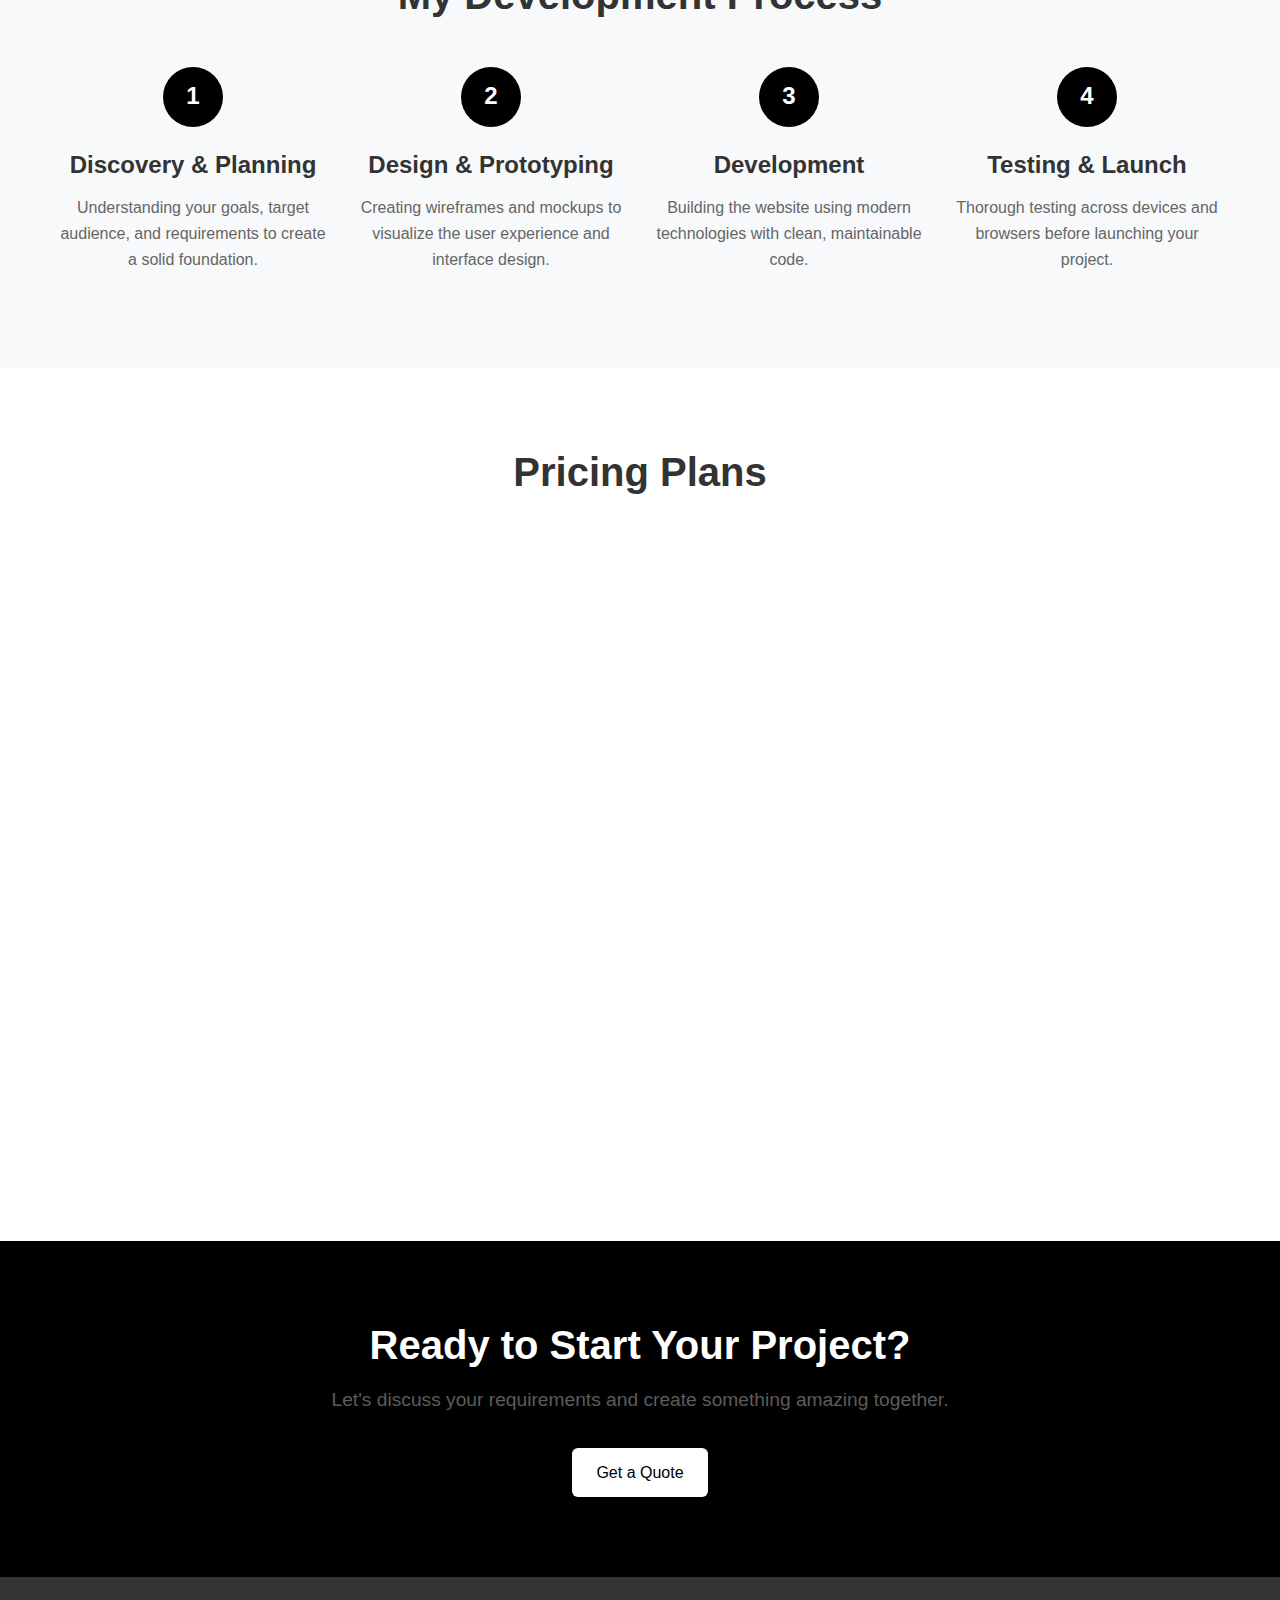
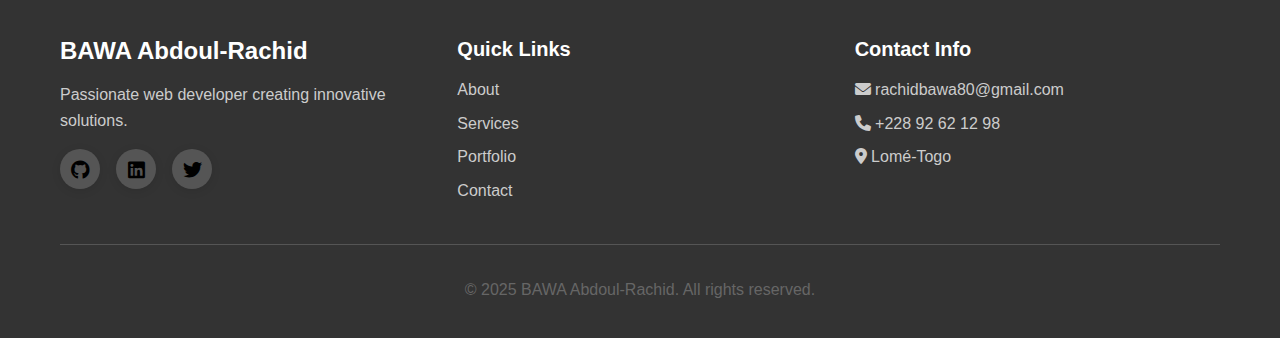
<file: services.html>
<!DOCTYPE html>
<html lang="en">
<head>
    <meta charset="UTF-8">
    <meta name="viewport" content="width=device-width, initial-scale=1.0">
    <title>Services - BAWA Abdoul-Rachid</title>
    <meta name="description" content="Professional web development services including custom websites, web applications, and digital solutions">
    <link rel="stylesheet" href="css/styles.css">
    <link href="https://cdnjs.cloudflare.com/ajax/libs/font-awesome/6.0.0/css/all.min.css" rel="stylesheet">
</head>
<body>
    <!-- Header -->
    <header class="header">
        <nav class="navbar">
            <div class="nav-container">
                <div class="nav-logo">
                    <a href="index.html">BAWA Abdoul-Rachid</a>
                </div>
                <ul class="nav-menu">
                    <li class="nav-item">
                        <a href="index.html" class="nav-link">Home</a>
                    </li>
                    <li class="nav-item">
                        <a href="about.html" class="nav-link">About</a>
                    </li>
                    <li class="nav-item">
                        <a href="services.html" class="nav-link active">Services</a>
                    </li>
                    <li class="nav-item">
                        <a href="portfolio.html" class="nav-link">Portfolio</a>
                    </li>
                    <li class="nav-item">
                        <a href="contact.html" class="nav-link">Contact</a>
                    </li>
                </ul>
                <div class="hamburger">
                    <span class="bar"></span>
                    <span class="bar"></span>
                    <span class="bar"></span>
                </div>
            </div>
        </nav>
    </header>

    <!-- Main Content -->
    <main>
        <!-- Page Header -->
        <section class="page-header">
            <div class="container">
                <h1 class="page-title">Services</h1>
                <p class="page-subtitle">Comprehensive web development solutions tailored to your needs</p>
            </div>
        </section>

        <!-- Services Overview -->
        <section class="services-overview">
            <div class="container">
                <div class="services-grid">
                    <div class="service-card">
                        <div class="service-icon">
                            <i class="fas fa-laptop-code"></i>
                        </div>
                        <h3>Web Development</h3>
                        <p>Custom websites and web applications built with HTML, CSS, JavaScript, and PHP technologies.</p>
                        <ul class="service-features">
                            <li>Responsive Design</li>
                            <li>Cross-browser Compatibility</li>
                            <li>Performance Optimization</li>
                            <li>SEO Friendly</li>
                        </ul>
                    </div>
                    <div class="service-card">
                        <div class="service-icon">
                            <i class="fas fa-mobile-alt"></i>
                        </div>
                        <h3>Brand Design & Marketing</h3>
                        <p>Creating marketing visuals and brand identity assets using modern design tools.</p>
                        <ul class="service-features">
                            <li>Brand Identity Design</li>
                            <li>Marketing Visuals</li>
                            <li>Social Media Graphics</li>
                            <li>Logo Design</li>
                        </ul>
                    </div>
                    <div class="service-card">
                        <div class="service-icon">
                            <i class="fas fa-shopping-cart"></i>
                        </div>
                        <h3>AI Integration</h3>
                        <p>Implementing AI-powered features like chatbots and automated content generation.</p>
                        <ul class="service-features">
                            <li>AI Chatbots</li>
                            <li>Content Generation</li>
                            <li>Automation Solutions</li>
                            <li>Machine Learning</li>
                        </ul>
                    </div>
                    <div class="service-card">
                        <div class="service-icon">
                            <i class="fas fa-tools"></i>
                        </div>
                        <h3>Maintenance & Support</h3>
                        <p>Ongoing support and maintenance to keep your website running smoothly and securely.</p>
                        <ul class="service-features">
                            <li>Regular Updates</li>
                            <li>Security Monitoring</li>
                            <li>Performance Optimization</li>
                            <li>24/7 Support</li>
                        </ul>
                    </div>
                </div>
            </div>
        </section>

        <!-- Process Section -->
        <section class="process">
            <div class="container">
                <h2 class="section-title">My Development Process</h2>
                <div class="process-steps">
                    <div class="process-step">
                        <div class="step-number">1</div>
                        <div class="step-content">
                            <h3>Discovery & Planning</h3>
                            <p>Understanding your goals, target audience, and requirements to create a solid foundation.</p>
                        </div>
                    </div>
                    <div class="process-step">
                        <div class="step-number">2</div>
                        <div class="step-content">
                            <h3>Design & Prototyping</h3>
                            <p>Creating wireframes and mockups to visualize the user experience and interface design.</p>
                        </div>
                    </div>
                    <div class="process-step">
                        <div class="step-number">3</div>
                        <div class="step-content">
                            <h3>Development</h3>
                            <p>Building the website using modern technologies with clean, maintainable code.</p>
                        </div>
                    </div>
                    <div class="process-step">
                        <div class="step-number">4</div>
                        <div class="step-content">
                            <h3>Testing & Launch</h3>
                            <p>Thorough testing across devices and browsers before launching your project.</p>
                        </div>
                    </div>
                </div>
            </div>
        </section>

        <!-- Pricing Section -->
        <section class="pricing">
            <div class="container">
                <h2 class="section-title">Pricing Plans</h2>
                <div class="pricing-grid">
                    <div class="pricing-card">
                        <div class="pricing-header">
                            <h3>Basic Website</h3>
                            <div class="price">
                                <span class="currency">$</span>
                                <span class="amount">500</span>
                            </div>
                        </div>
                        <div class="pricing-features">
                            <ul>
                                <li><i class="fas fa-check"></i> Up to 3 pages</li>
                                <li><i class="fas fa-check"></i> Responsive design</li>
                                <li><i class="fas fa-check"></i> Contact form</li>
                                <li><i class="fas fa-check"></i> Basic SEO</li>
                                <li><i class="fas fa-check"></i> 1 month support</li>
                            </ul>
                        </div>
                        <a href="contact.html" class="btn btn-outline">Get Started</a>
                    </div>
                    <div class="pricing-card featured">
                        <div class="pricing-badge">Most Popular</div>
                        <div class="pricing-header">
                            <h3>Business Website</h3>
                            <div class="price">
                                <span class="currency">$</span>
                                <span class="amount">1,200</span>
                            </div>
                        </div>
                        <div class="pricing-features">
                            <ul>
                                <li><i class="fas fa-check"></i> Up to 8 pages</li>
                                <li><i class="fas fa-check"></i> Custom design</li>
                                <li><i class="fas fa-check"></i> CMS integration</li>
                                <li><i class="fas fa-check"></i> Advanced SEO</li>
                                <li><i class="fas fa-check"></i> Analytics setup</li>
                                <li><i class="fas fa-check"></i> 3 months support</li>
                            </ul>
                        </div>
                        <a href="contact.html" class="btn btn-primary">Get Started</a>
                    </div>
                    <div class="pricing-card">
                        <div class="pricing-header">
                            <h3>AI-Powered Platform</h3>
                            <div class="price">
                                <span class="currency">$</span>
                                <span class="amount">2,500</span>
                            </div>
                        </div>
                        <div class="pricing-features">
                            <ul>
                                <li><i class="fas fa-check"></i> Custom AI features</li>
                                <li><i class="fas fa-check"></i> Chatbot integration</li>
                                <li><i class="fas fa-check"></i> Database setup</li>
                                <li><i class="fas fa-check"></i> Advanced functionality</li>
                                <li><i class="fas fa-check"></i> Performance optimization</li>
                                <li><i class="fas fa-check"></i> 6 months support</li>
                            </ul>
                        </div>
                        <a href="contact.html" class="btn btn-outline">Get Started</a>
                    </div>
                </div>
            </div>
        </section>

        <!-- CTA Section -->
        <section class="cta">
            <div class="container">
                <div class="cta-content">
                    <h2>Ready to Start Your Project?</h2>
                    <p>Let's discuss your requirements and create something amazing together.</p>
                    <a href="contact.html" class="btn btn-primary">Get a Quote</a>
                </div>
            </div>
        </section>
    </main>

    <!-- Footer -->
    <footer class="footer">
        <div class="container">
            <div class="footer-content">
                <div class="footer-section">
                    <h3>BAWA Abdoul-Rachid</h3>
                    <p>Passionate web developer creating innovative solutions.</p>
                    <div class="social-links">
                        <a href="https://github.com/Airkid29" class="social-link"><i class="fab fa-github"></i></a>
                        <a href="https://www.linkedin.com/in/abdoul-rachid-bawa-/" class="social-link"><i class="fab fa-linkedin"></i></a>
                        <a href="https://x.com/Rach__Code" class="social-link"><i class="fab fa-twitter"></i></a>
                    </div>
                </div>
                <div class="footer-section">
                    <h4>Quick Links</h4>
                    <ul>
                        <li><a href="about.html">About</a></li>
                        <li><a href="services.html">Services</a></li>
                        <li><a href="portfolio.html">Portfolio</a></li>
                        <li><a href="contact.html">Contact</a></li>
                    </ul>
                </div>
                <div class="footer-section">
                    <h4>Contact Info</h4>
                    <p><i class="fas fa-envelope"></i> rachidbawa80@gmail.com</p>
                    <p><i class="fas fa-phone"></i> +228 92 62 12 98</p>
                    <p><i class="fas fa-map-marker-alt"></i> Lomé-Togo</p>
                </div>
            </div>
            <div class="footer-bottom">
                <p>&copy; 2025 BAWA Abdoul-Rachid. All rights reserved.</p>
            </div>
        </div>
    </footer>

    <script src="js/main.js"></script>
</body>
</html>
</file>
<file: css/styles.css>
/* Reset and Base Styles */
* {
    margin: 0;
    padding: 0;
    box-sizing: border-box;
}

html {
    scroll-behavior: smooth;
}

body {
    font-family: 'Segoe UI', Tahoma, Geneva, Verdana, sans-serif;
    line-height: 1.6;
    color: #333;
    background-color: #fff;
}

.container {
    max-width: 1200px;
    margin: 0 auto;
    padding: 0 20px;
}

/* Typography */
h1, h2, h3, h4, h5, h6 {
    margin-bottom: 1rem;
    font-weight: 600;
    line-height: 1.2;
}

h1 { font-size: 2.5rem; }
h2 { font-size: 2rem; }
h3 { font-size: 1.5rem; }
h4 { font-size: 1.25rem; }

p {
    margin-bottom: 1rem;
    color: #666;
}

a {
    text-decoration: none;
    color: inherit;
    transition: color 0.3s ease;
}

/* Buttons */
.btn {
    display: inline-block;
    padding: 12px 24px;
    border: none;
    border-radius: 6px;
    font-size: 1rem;
    font-weight: 500;
    text-align: center;
    cursor: pointer;
    transition: all 0.3s ease;
    text-decoration: none;
}

.btn-primary {
    background: #000;
    color: white;
}

.btn-primary:hover {
    transform: translateY(-2px);
    box-shadow: 0 8px 25px rgba(0, 0, 0, 0.2);
}

.btn-secondary {
    background: transparent;
    color: #000;
    border: 2px solid #000;
}

.btn-secondary:hover {
    background: #667eea;
    color: white;
}

.btn-outline {
    background: transparent;
    color: #333;
    border: 2px solid #333;
}

.btn-outline:hover {
    background: #333;
    color: white;
}

.btn-full {
    width: 100%;
}

/* Header */
.header {
    position: fixed;
    top: 0;
    left: 0;
    width: 100%;
    background: rgba(255, 255, 255, 0.95);
    backdrop-filter: blur(10px);
    z-index: 1000;
    box-shadow: 0 2px 20px rgba(0, 0, 0, 0.1);
}

.navbar {
    padding: 1rem 0;
}

.nav-container {
    display: flex;
    justify-content: space-between;
    align-items: center;
    max-width: 1200px;
    margin: 0 auto;
    padding: 0 20px;
}

.nav-logo a {
    font-size: 1.5rem;
    font-weight: 700;
    color: #000;
}

.nav-menu {
    display: flex;
    list-style: none;
    gap: 2rem;
}

.nav-link {
    font-weight: 500;
    color: #333;
    position: relative;
    transition: color 0.3s ease;
}

.nav-link:hover,
.nav-link.active {
    color: #000;
}

.nav-link::after {
    content: '';
    position: absolute;
    bottom: -5px;
    left: 0;
    width: 0;
    height: 2px;
    background: #000;
    transition: width 0.3s ease;
}

.nav-link:hover::after,
.nav-link.active::after {
    width: 100%;
}

/* Hamburger Menu */
.hamburger {
    display: none;
    flex-direction: column;
    cursor: pointer;
}

.bar {
    width: 25px;
    height: 3px;
    background: #333;
    margin: 3px 0;
    transition: 0.3s;
}

/* Hero Section */
.hero {
    padding: 120px 0 80px;
    background: #f8f9fa;
    min-height: 100vh;
    display: flex;
    align-items: center;
}

.hero-container {
    display: grid;
    grid-template-columns: 1fr 1fr;
    gap: 4rem;
    align-items: center;
    max-width: 1200px;
    margin: 0 auto;
    padding: 0 20px;
}

.hero-title {
    font-size: 3.5rem;
    font-weight: 700;
    line-height: 1.1;
    margin-bottom: 1.5rem;
}

.hero-greeting {
    display: block;
    font-size: 1.5rem;
    font-weight: 400;
    color: #666;
    margin-bottom: 0.5rem;
}

.hero-name {
    display: block;
    color: #000;
}

.hero-role {
    display: block;
    font-size: 1.8rem;
    font-weight: 500;
    color: #333;
    margin-top: 0.5rem;
}

.hero-description {
    font-size: 1.2rem;
    color: #666;
    margin-bottom: 2rem;
    line-height: 1.6;
}

.hero-buttons {
    display: flex;
    gap: 1rem;
}

.hero-image {
    display: flex;
    justify-content: center;
    align-items: center;
}

.hero-avatar {
    font-size: 15rem;
    color: #ccc;
}

/* Skills Section */
.skills {
    padding: 80px 0;
    background: white;
}

.section-title {
    text-align: center;
    font-size: 2.5rem;
    margin-bottom: 3rem;
    color: #333;
}

.skills-grid {
    display: grid;
    grid-template-columns: repeat(auto-fit, minmax(250px, 1fr));
    gap: 2rem;
}

.skill-card {
    text-align: center;
    padding: 2rem;
    border-radius: 12px;
    background: white;
    box-shadow: 0 5px 20px rgba(0, 0, 0, 0.1);
    transition: transform 0.3s ease, box-shadow 0.3s ease;
}

.skill-card:hover {
    transform: translateY(-5px);
    box-shadow: 0 15px 40px rgba(0, 0, 0, 0.15);
}

.skill-icon {
    font-size: 3rem;
    margin-bottom: 1rem;
}

.skill-card[data-skill="html"] .skill-icon { color: #333; }
.skill-card[data-skill="css"] .skill-icon { color: #333; }
.skill-card[data-skill="js"] .skill-icon { color: #333; }
.skill-card[data-skill="php"] .skill-icon { color: #333; }
.skill-card[data-skill="security"] .skill-icon { color: #333; }

.skill-card h3 {
    font-size: 1.5rem;
    margin-bottom: 0.5rem;
    color: #333;
}

.skill-card p {
    color: #666;
}

/* Featured Projects */
.featured-projects {
    padding: 80px 0;
    background: #f8f9fa;
}

.projects-grid {
    display: grid;
    grid-template-columns: repeat(auto-fit, minmax(400px, 1fr));
    gap: 2rem;
}

.project-card {
    background: white;
    border-radius: 12px;
    overflow: hidden;
    box-shadow: 0 5px 20px rgba(0, 0, 0, 0.1);
    transition: transform 0.3s ease;
}

.project-card:hover {
    transform: translateY(-5px);
}

.project-image {
    height: 200px;
    background: #333;
    display: flex;
    align-items: center;
    justify-content: center;
}

.project-placeholder {
    font-size: 4rem;
    color: white;
    opacity: 0.8;
}

.project-content {
    padding: 2rem;
}

.project-content h3 {
    font-size: 1.5rem;
    margin-bottom: 1rem;
    color: #333;
}

.project-content p {
    color: #666;
    margin-bottom: 1.5rem;
}

.project-tech {
    display: flex;
    gap: 0.5rem;
    margin-bottom: 1.5rem;
    flex-wrap: wrap;
}

.tech-tag {
    background: #f0f0f0;
    color: #666;
    padding: 0.25rem 0.75rem;
    border-radius: 20px;
    font-size: 0.875rem;
}

.project-link {
    color: #000;
    font-weight: 500;
    display: inline-flex;
    align-items: center;
    gap: 0.5rem;
}

.project-link:hover {
    color: #555;
}

/* CTA Section */
.cta {
    padding: 80px 0;
    background: #000;
    color: white;
    text-align: center;
}

.cta-content h2 {
    font-size: 2.5rem;
    margin-bottom: 1rem;
}

.cta-content p {
    font-size: 1.2rem;
    margin-bottom: 2rem;
    opacity: 0.9;
}

.cta .btn-primary {
    background: white;
    color: #000;
}

.cta .btn-primary:hover {
    background: #f8f9fa;
}

/* Page Header */
.page-header {
    padding: 120px 0 60px;
    background: #f8f9fa;
    text-align: center;
}

.page-title {
    font-size: 3rem;
    margin-bottom: 1rem;
    color: #333;
}

.page-subtitle {
    font-size: 1.2rem;
    color: #666;
    max-width: 600px;
    margin: 0 auto;
}

/* About Page Styles */
.about-content {
    padding: 80px 0;
}

.about-grid {
    display: grid;
    grid-template-columns: 2fr 1fr;
    gap: 4rem;
    align-items: center;
}

.about-text h2 {
    font-size: 2.5rem;
    margin-bottom: 2rem;
    color: #333;
}

.about-text p {
    font-size: 1.1rem;
    margin-bottom: 1.5rem;
    line-height: 1.7;
}

.about-stats {
    display: grid;
    grid-template-columns: repeat(3, 1fr);
    gap: 2rem;
    margin-top: 3rem;
}

.stat {
    text-align: center;
}

.stat h3 {
    font-size: 2.5rem;
    color: #000;
    margin-bottom: 0.5rem;
}

.stat p {
    color: #666;
    font-weight: 500;
}

.about-avatar {
    font-size: 12rem;
    color: #ccc;
    text-align: center;
}

/* Experience Timeline */
.experience {
    padding: 80px 0;
    background: #f8f9fa;
}

.timeline {
    position: relative;
    max-width: 800px;
    margin: 0 auto;
}

.timeline::before {
    content: '';
    position: absolute;
    left: 50%;
    top: 0;
    bottom: 0;
    width: 2px;
    background: #000;
    transform: translateX(-50%);
}

.timeline-item {
    position: relative;
    margin-bottom: 3rem;
    width: 50%;
}

.timeline-item:nth-child(odd) {
    left: 0;
    padding-right: 3rem;
}

.timeline-item:nth-child(even) {
    left: 50%;
    padding-left: 3rem;
}

.timeline-marker {
    position: absolute;
    top: 0;
    width: 20px;
    height: 20px;
    background: #000;
    border-radius: 50%;
    border: 4px solid white;
    box-shadow: 0 0 0 4px #000;
}

.timeline-item:nth-child(odd) .timeline-marker {
    right: -10px;
}

.timeline-item:nth-child(even) .timeline-marker {
    left: -10px;
}

.timeline-content {
    background: white;
    padding: 2rem;
    border-radius: 12px;
    box-shadow: 0 5px 20px rgba(0, 0, 0, 0.1);
}

.timeline-content h3 {
    color: #333;
    margin-bottom: 0.5rem;
}

.timeline-content h4 {
    color: #000;
    margin-bottom: 0.5rem;
}

.timeline-date {
    color: #666;
    font-size: 0.9rem;
    font-weight: 500;
    margin-bottom: 1rem;
    display: block;
}

/* Skills & Interests */
.skills-interests {
    padding: 80px 0;
}

.skills-interests-grid {
    display: grid;
    grid-template-columns: 1fr 1fr;
    gap: 4rem;
}

.skill-bars {
    margin-top: 2rem;
}

.skill-bar {
    margin-bottom: 2rem;
}

.skill-label {
    display: flex;
    justify-content: space-between;
    margin-bottom: 0.5rem;
    font-weight: 500;
}

.skill-progress {
    height: 8px;
    background: #f0f0f0;
    border-radius: 4px;
    overflow: hidden;
}

.skill-fill {
    height: 100%;
    background: #000;
    border-radius: 4px;
    width: 0;
    transition: width 1s ease;
}

.interests-grid {
    display: grid;
    grid-template-columns: 1fr 1fr;
    gap: 1.5rem;
    margin-top: 2rem;
}

.interest-item {
    text-align: center;
    padding: 1.5rem;
    background: white;
    border-radius: 12px;
    box-shadow: 0 5px 20px rgba(0, 0, 0, 0.1);
}

.interest-item i {
    font-size: 2rem;
    color: #000;
    margin-bottom: 1rem;
}

.interest-item h4 {
    margin-bottom: 0.5rem;
    color: #333;
}

.interest-item p {
    font-size: 0.9rem;
    color: #666;
}

/* Services Page Styles */
.services-overview {
    padding: 80px 0;
}

.services-grid {
    display: grid;
    grid-template-columns: repeat(auto-fit, minmax(300px, 1fr));
    gap: 2rem;
}

.service-card {
    background: white;
    padding: 2.5rem;
    border-radius: 12px;
    box-shadow: 0 5px 20px rgba(0, 0, 0, 0.1);
    text-align: center;
    transition: transform 0.3s ease;
}

.service-card:hover {
    transform: translateY(-5px);
}

.service-icon {
    font-size: 3rem;
    color: #000;
    margin-bottom: 1.5rem;
}

.service-card h3 {
    font-size: 1.5rem;
    margin-bottom: 1rem;
    color: #333;
}

.service-card p {
    margin-bottom: 1.5rem;
    color: #666;
}

.service-features {
    list-style: none;
    text-align: left;
}

.service-features li {
    padding: 0.5rem 0;
    color: #666;
    position: relative;
    padding-left: 1.5rem;
}

.service-features li::before {
    content: '✓';
    position: absolute;
    left: 0;
    color: #000;
    font-weight: bold;
}

/* Process Section */
.process {
    padding: 80px 0;
    background: #f8f9fa;
}

.process-steps {
    display: grid;
    grid-template-columns: repeat(auto-fit, minmax(250px, 1fr));
    gap: 2rem;
    margin-top: 3rem;
}

.process-step {
    text-align: center;
    position: relative;
}

.step-number {
    width: 60px;
    height: 60px;
    background: #000;
    color: white;
    border-radius: 50%;
    display: flex;
    align-items: center;
    justify-content: center;
    font-size: 1.5rem;
    font-weight: bold;
    margin: 0 auto 1.5rem;
}

.step-content h3 {
    margin-bottom: 1rem;
    color: #333;
}

.step-content p {
    color: #666;
}

/* Pricing Section */
.pricing {
    padding: 80px 0;
}

.pricing-grid {
    display: grid;
    grid-template-columns: repeat(auto-fit, minmax(300px, 1fr));
    gap: 2rem;
    margin-top: 3rem;
}

.pricing-card {
    background: white;
    border-radius: 12px;
    padding: 2.5rem;
    box-shadow: 0 5px 20px rgba(0, 0, 0, 0.1);
    text-align: center;
    position: relative;
    transition: transform 0.3s ease;
}

.pricing-card:hover {
    transform: translateY(-5px);
}

.pricing-card.featured {
    border: 2px solid #000;
    transform: scale(1.05);
}

.pricing-badge {
    position: absolute;
    top: -10px;
    left: 50%;
    transform: translateX(-50%);
    background: #000;
    color: white;
    padding: 0.5rem 1rem;
    border-radius: 20px;
    font-size: 0.875rem;
    font-weight: 500;
}

.pricing-header h3 {
    font-size: 1.5rem;
    margin-bottom: 1rem;
    color: #333;
}

.price {
    margin-bottom: 2rem;
}

.currency {
    font-size: 1.5rem;
    vertical-align: top;
    color: #666;
}

.amount {
    font-size: 3rem;
    font-weight: bold;
    color: #000;
}

.pricing-features {
    margin-bottom: 2rem;
}

.pricing-features ul {
    list-style: none;
    text-align: left;
}

.pricing-features li {
    padding: 0.75rem 0;
    color: #666;
    display: flex;
    align-items: center;
    gap: 0.75rem;
}

.pricing-features i {
    color: #000;
}

/* Portfolio Page Styles */
.portfolio-filter {
    padding: 40px 0;
    background: #f8f9fa;
}

.filter-buttons {
    display: flex;
    justify-content: center;
    gap: 1rem;
    flex-wrap: wrap;
}

.filter-btn {
    padding: 0.75rem 1.5rem;
    border: 2px solid #000;
    background: transparent;
    color: #000;
    border-radius: 25px;
    cursor: pointer;
    transition: all 0.3s ease;
    font-weight: 500;
}

.filter-btn.active,
.filter-btn:hover {
    background: #000;
    color: white;
}

.portfolio-grid {
    padding: 80px 0;
}

.projects-container {
    display: grid;
    grid-template-columns: repeat(auto-fit, minmax(350px, 1fr));
    gap: 2rem;
}

.project-item {
    background: white;
    border-radius: 12px;
    overflow: hidden;
    box-shadow: 0 5px 20px rgba(0, 0, 0, 0.1);
    transition: transform 0.3s ease;
}

.project-item:hover {
    transform: translateY(-5px);
}

.project-image {
    height: 200px;
    background: #333;
    display: flex;
    align-items: center;
    justify-content: center;
    position: relative;
    overflow: hidden;
}

.project-placeholder {
    font-size: 4rem;
    color: white;
    opacity: 0.8;
}

.project-overlay {
    position: absolute;
    top: 0;
    left: 0;
    right: 0;
    bottom: 0;
    background: rgba(0, 0, 0, 0.8);
    display: flex;
    align-items: center;
    justify-content: center;
    opacity: 0;
    transition: opacity 0.3s ease;
}

.project-item:hover .project-overlay {
    opacity: 1;
}

.project-actions {
    display: flex;
    gap: 1rem;
}

.project-actions a {
    width: 50px;
    height: 50px;
    background: white;
    color: #000;
    border-radius: 50%;
    display: flex;
    align-items: center;
    justify-content: center;
    font-size: 1.2rem;
    transition: transform 0.3s ease;
}

.project-actions a:hover {
    transform: scale(1.1);
}

.project-info {
    padding: 2rem;
}

.project-info h3 {
    margin-bottom: 1rem;
    color: #333;
}

.project-info p {
    margin-bottom: 1.5rem;
    color: #666;
}

/* Case Study Section */
.case-study {
    padding: 80px 0;
    background: #f8f9fa;
}

.case-study-content {
    display: grid;
    grid-template-columns: 1fr 1fr;
    gap: 4rem;
    align-items: center;
}

.case-study-text h3 {
    font-size: 2rem;
    margin-bottom: 1.5rem;
    color: #333;
}

.case-study-text p {
    font-size: 1.1rem;
    margin-bottom: 2rem;
    line-height: 1.7;
}

.case-study-stats {
    display: grid;
    grid-template-columns: repeat(3, 1fr);
    gap: 2rem;
    margin-bottom: 2rem;
}

.case-study-stats .stat h4 {
    font-size: 2rem;
    color: #000;
    margin-bottom: 0.5rem;
}

.case-study-stats .stat p {
    color: #666;
    font-weight: 500;
}

.case-study-placeholder {
    font-size: 8rem;
    color: #ccc;
    opacity: 0.8;
    text-align: center;
}

/* Contact Page Styles */
.contact-content {
    padding: 80px 0;
}

.contact-grid {
    display: grid;
    grid-template-columns: 1fr 1fr;
    gap: 4rem;
}

.contact-form-section h2,
.contact-info-section h2 {
    font-size: 2rem;
    margin-bottom: 2rem;
    color: #333;
}

/* Contact Form */
.contact-form {
    background: white;
    padding: 2rem;
    border-radius: 12px;
    box-shadow: 0 5px 20px rgba(0, 0, 0, 0.1);
}

.form-group {
    margin-bottom: 1.5rem;
}

.form-group label {
    display: block;
    margin-bottom: 0.5rem;
    font-weight: 500;
    color: #333;
}

.form-group input,
.form-group select,
.form-group textarea {
    width: 100%;
    padding: 0.75rem;
    border: 2px solid #e0e0e0;
    border-radius: 6px;
    font-size: 1rem;
    transition: border-color 0.3s ease;
}

.form-group input:focus,
.form-group select:focus,
.form-group textarea:focus {
    outline: none;
    border-color: #000;
}

.checkbox-label {
    display: flex;
    align-items: center;
    gap: 0.75rem;
    cursor: pointer;
}

.checkbox-label input[type="checkbox"] {
    width: auto;
}

.error-message {
    color: #e74c3c;
    font-size: 0.875rem;
    margin-top: 0.25rem;
    display: block;
}

.form-success {
    background: #e0e0e0;
    color: #000;
    padding: 2rem;
    border-radius: 12px;
    text-align: center;
    margin-top: 2rem;
}

.form-success i {
    font-size: 3rem;
    margin-bottom: 1rem;
    color: #000;
}

.form-success h3 {
    margin-bottom: 1rem;
    color: #000;
}

/* Contact Info */
.contact-info {
    margin-bottom: 3rem;
}

.contact-item {
    display: flex;
    gap: 1rem;
    margin-bottom: 2rem;
    padding: 1.5rem;
    background: white;
    border-radius: 12px;
    box-shadow: 0 5px 20px rgba(0, 0, 0, 0.1);
}

.contact-icon {
    font-size: 1.5rem;
    color: #000;
    margin-top: 0.25rem;
}

.contact-details h4 {
    margin-bottom: 0.5rem;
    color: #333;
}

.contact-details p {
    margin-bottom: 0.5rem;
    color: #666;
}

.contact-details a {
    color: #000;
    font-weight: 500;
}

.contact-details a:hover {
    color: #555;
}

/* Social Section */
.social-section {
    margin-bottom: 3rem;
}

.social-section h3 {
    margin-bottom: 1.5rem;
    color: #333;
}

.social-links {
    display: grid;
    grid-template-columns: repeat(2, 1fr);
    gap: 1rem;
}

.social-link {
    display: flex;
    align-items: center;
    gap: 0.75rem;
    padding: 1rem;
    background: white;
    border-radius: 8px;
    box-shadow: 0 2px 10px rgba(0, 0, 0, 0.1);
    transition: transform 0.3s ease;
}

.social-link:hover {
    transform: translateY(-2px);
}

.social-link i {
    font-size: 1.2rem;
    color: #000;
}

/* FAQ Section */
.faq-section h3 {
    margin-bottom: 1.5rem;
    color: #333;
}

.faq-item {
    background: white;
    border-radius: 8px;
    margin-bottom: 1rem;
    box-shadow: 0 2px 10px rgba(0, 0, 0, 0.1);
    overflow: hidden;
}

.faq-question {
    padding: 1.5rem;
    cursor: pointer;
    display: flex;
    justify-content: space-between;
    align-items: center;
    transition: background-color 0.3s ease;
}

.faq-question:hover {
    background: #f8f9fa;
}

.faq-question h4 {
    margin: 0;
    color: #333;
}

.faq-question i {
    color: #000;
    transition: transform 0.3s ease;
}

.faq-item.active .faq-question i {
    transform: rotate(180deg);
}

.faq-answer {
    padding: 0 1.5rem;
    max-height: 0;
    overflow: hidden;
    transition: max-height 0.3s ease, padding 0.3s ease;
}

.faq-item.active .faq-answer {
    padding: 0 1.5rem 1.5rem;
    max-height: 200px;
}

.faq-answer p {
    margin: 0;
    color: #666;
}

/* Footer */
.footer {
    background: #333;
    color: white;
    padding: 60px 0 20px;
}

.footer-content {
    display: grid;
    grid-template-columns: repeat(auto-fit, minmax(250px, 1fr));
    gap: 2rem;
    margin-bottom: 2rem;
}

.footer-section h3,
.footer-section h4 {
    margin-bottom: 1rem;
    color: white;
}

.footer-section p {
    color: #ccc;
    margin-bottom: 0.5rem;
}

.footer-section ul {
    list-style: none;
}

.footer-section ul li {
    margin-bottom: 0.5rem;
}

.footer-section ul li a {
    color: #ccc;
    transition: color 0.3s ease;
}

.footer-section ul li a:hover {
    color: white;
}

.social-links {
    display: flex;
    gap: 1rem;
    margin-top: 1rem;
}

.social-link {
    width: 40px;
    height: 40px;
    background: #555;
    color: white;
    border-radius: 50%;
    display: flex;
    align-items: center;
    justify-content: center;
    transition: background-color 0.3s ease;
}

.social-link:hover {
    background: #000;
}

.footer-bottom {
    border-top: 1px solid #555;
    padding-top: 2rem;
    text-align: center;
    color: #ccc;
}

/* Responsive Design */
@media (max-width: 768px) {
    .hamburger {
        display: flex;
    }

    .nav-menu {
        position: fixed;
        left: -100%;
        top: 70px;
        flex-direction: column;
        background-color: white;
        width: 100%;
        text-align: center;
        transition: 0.3s;
        box-shadow: 0 10px 27px rgba(0, 0, 0, 0.05);
        padding: 2rem 0;
    }

    .nav-menu.active {
        left: 0;
    }

    .nav-menu li {
        margin: 1rem 0;
    }

    .hamburger.active .bar:nth-child(2) {
        opacity: 0;
    }

    .hamburger.active .bar:nth-child(1) {
        transform: translateY(8px) rotate(45deg);
    }

    .hamburger.active .bar:nth-child(3) {
        transform: translateY(-8px) rotate(-45deg);
    }

    .hero-container {
        grid-template-columns: 1fr;
        text-align: center;
        gap: 2rem;
    }

    .hero-title {
        font-size: 2.5rem;
    }

    .hero-buttons {
        justify-content: center;
        flex-wrap: wrap;
    }

    .about-grid {
        grid-template-columns: 1fr;
        gap: 2rem;
    }

    .about-stats {
        grid-template-columns: repeat(3, 1fr);
        gap: 1rem;
    }

    .timeline::before {
        left: 20px;
    }

    .timeline-item {
        width: 100%;
        left: 0 !important;
        padding-left: 3rem !important;
        padding-right: 0 !important;
    }

    .timeline-marker {
        left: 10px !important;
    }

    .skills-interests-grid {
        grid-template-columns: 1fr;
        gap: 2rem;
    }

    .interests-grid {
        grid-template-columns: 1fr;
    }

    .contact-grid {
        grid-template-columns: 1fr;
        gap: 2rem;
    }

    .case-study-content {
        grid-template-columns: 1fr;
        gap: 2rem;
    }

    .social-links {
        grid-template-columns: 1fr;
    }

    .filter-buttons {
        justify-content: center;
    }

    .projects-container {
        grid-template-columns: 1fr;
    }

    .pricing-grid {
        grid-template-columns: 1fr;
    }

    .pricing-card.featured {
        transform: none;
    }
}

@media (max-width: 480px) {
    .container {
        padding: 0 15px;
    }

    .hero-title {
        font-size: 2rem;
    }

    .hero-greeting {
        font-size: 1.2rem;
    }

    .hero-role {
        font-size: 1.4rem;
    }

    .page-title {
        font-size: 2rem;
    }

    .section-title {
        font-size: 2rem;
    }

    .about-stats {
        grid-template-columns: 1fr;
        gap: 1rem;
    }

    .case-study-stats {
        grid-template-columns: 1fr;
        gap: 1rem;
    }

    .hero-buttons {
        flex-direction: column;
        align-items: center;
    }

    .btn {
        width: 100%;
        max-width: 300px;
    }
}

/* Animation Classes */
.fade-in {
    opacity: 0;
    transform: translateY(30px);
    transition: opacity 0.6s ease, transform 0.6s ease;
}

.fade-in.visible {
    opacity: 1;
    transform: translateY(0);
}

.slide-in-left {
    opacity: 0;
    transform: translateX(-50px);
    transition: opacity 0.6s ease, transform 0.6s ease;
}

.slide-in-left.visible {
    opacity: 1;
    transform: translateX(0);
}

.slide-in-right {
    opacity: 0;
    transform: translateX(50px);
    transition: opacity 0.6s ease, transform 0.6s ease;
}

.slide-in-right.visible {
    opacity: 1;
    transform: translateX(0);
}

/* Loading Animation */
.loading {
    display: inline-block;
    width: 20px;
    height: 20px;
    border: 3px solid #f3f3f3;
    border-top: 3px solid #000;
    border-radius: 50%;
    animation: spin 1s linear infinite;
}

@keyframes spin {
    0% { transform: rotate(0deg); }
    100% { transform: rotate(360deg); }
}
</file>
